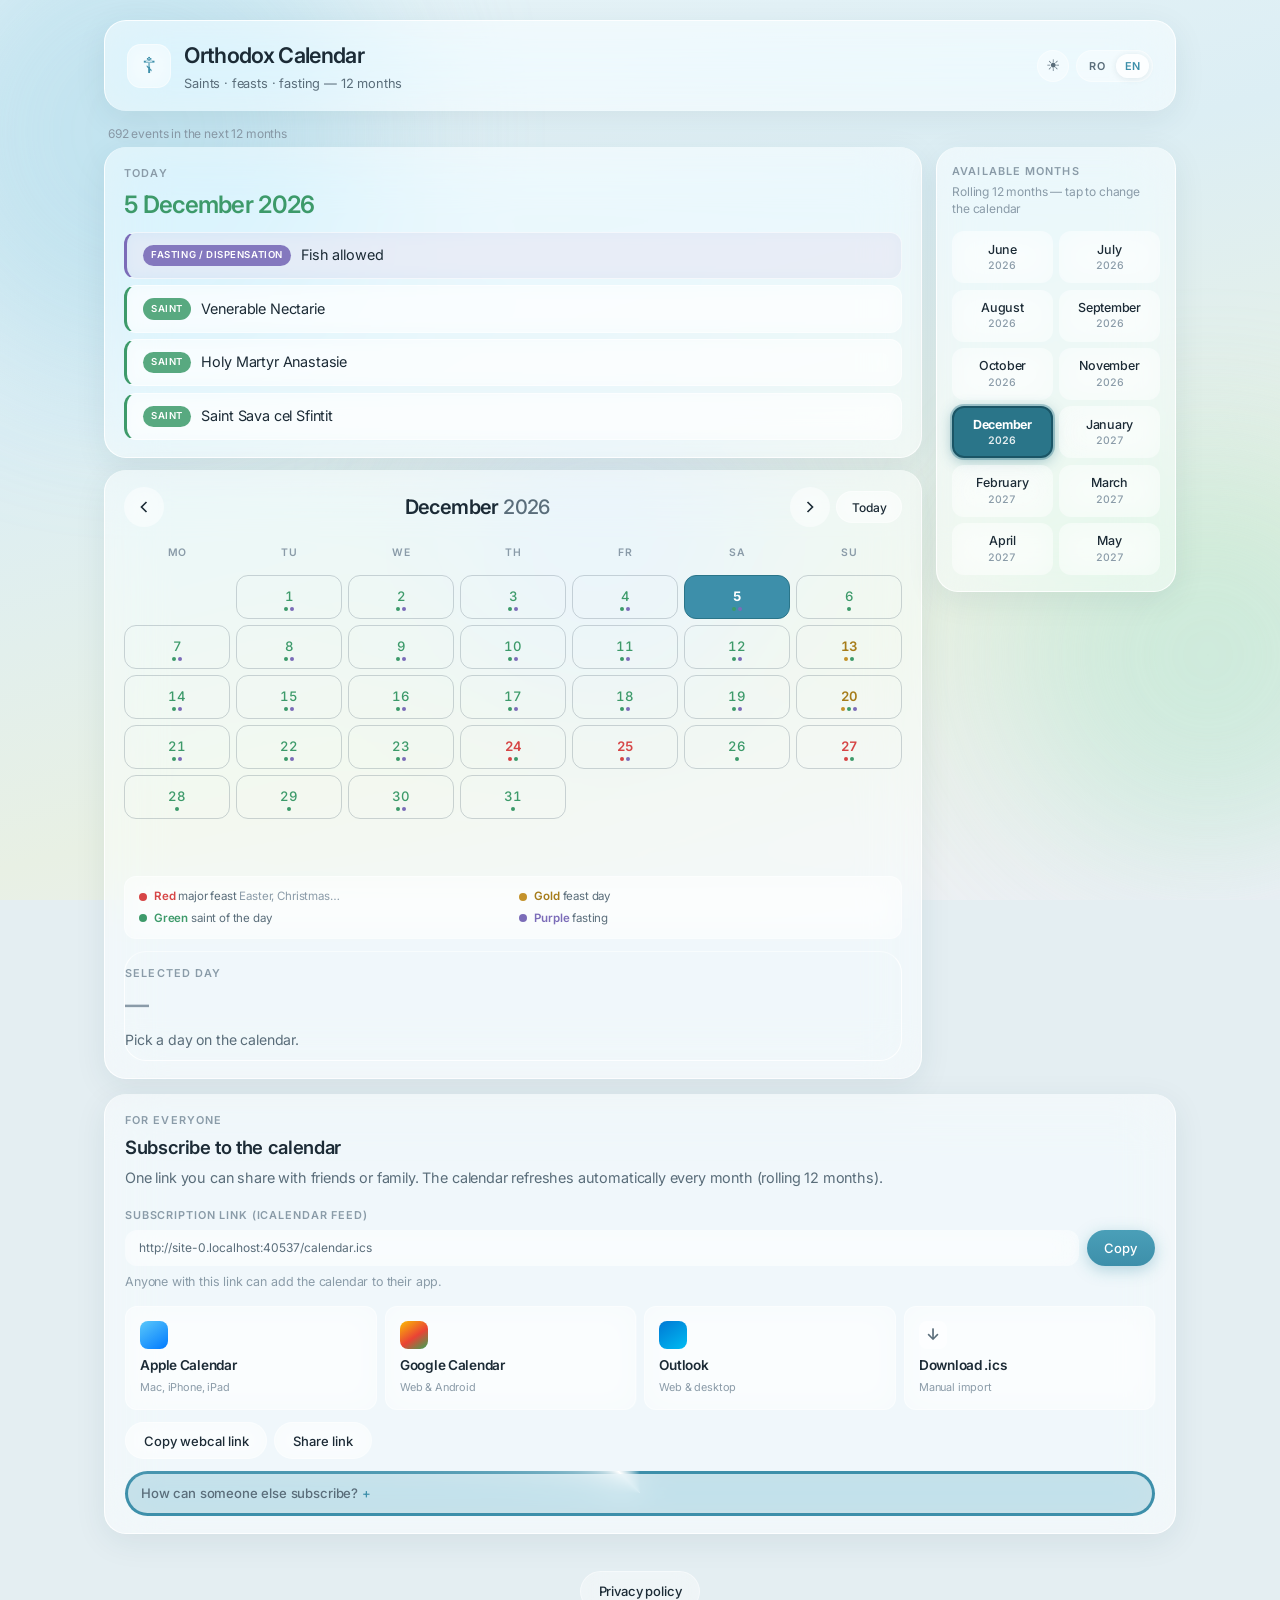
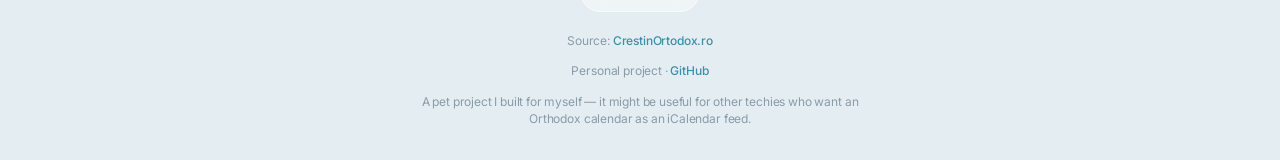
<file: index.html>
<!DOCTYPE html>
<!-- Analytics IDs — fill when deployed (see README → Traffic). Empty = no tracking. -->
<html
  lang="en"
  data-ga-measurement-id=""
  data-clarity-id=""
  data-plausible-domain=""
>
  <head>
    <script>
      (function () {
        var root = document.documentElement;
        try {
          if (localStorage.getItem("roc-theme") === "dark") {
            root.setAttribute("data-theme", "dark");
          }
        } catch (_) {}
        var lang = "en";
        try {
          var saved = localStorage.getItem("roc-calendar-lang");
          if (saved === "ro" || saved === "en") lang = saved;
          else {
            var list = navigator.languages && navigator.languages.length ? navigator.languages : [navigator.language || "en"];
            for (var i = 0; i < list.length; i++) {
              var t = String(list[i]).toLowerCase().replace("_", "-");
              if (t === "ro" || t.indexOf("ro-") === 0) {
                lang = "ro";
                break;
              }
            }
          }
        } catch (_) {}
        root.lang = lang;
      })();
    </script>
    <meta charset="utf-8" />
    <meta name="viewport" content="width=device-width, initial-scale=1, viewport-fit=cover" />
    <meta
      name="description"
      content="Calendar ortodox românesc — sărbători, sfinți și posturi. Abonează-te la feedul iCalendar."
    />
    <meta name="theme-color" content="#e8f4f8" />
    <meta name="robots" content="index, follow" />
    <link rel="canonical" href="/" />
    <title>Calendar Ortodox Românesc</title>
    <link rel="preconnect" href="https://fonts.googleapis.com" />
    <link rel="preconnect" href="https://fonts.gstatic.com" crossorigin />
    <link rel="preload" href="/css/style.css" as="style" />
    <link
      href="https://fonts.googleapis.com/css2?family=Inter:wght@400;500;600&display=swap"
      rel="stylesheet"
      media="print"
      onload="this.media='all'"
    />
    <noscript>
      <link
        href="https://fonts.googleapis.com/css2?family=Inter:wght@400;500;600&display=swap"
        rel="stylesheet"
      />
    </noscript>
    <link rel="stylesheet" href="/css/style.css" />
    <link rel="alternate" type="text/calendar" href="/calendar.ics" title="Calendar Ortodox Românesc" />
    <link rel="icon" href="data:image/svg+xml,%3Csvg xmlns='http://www.w3.org/2000/svg' viewBox='0 0 32 32'%3E%3Crect fill='%23a8d4e6' width='32' height='32' rx='8'/%3E%3Cpath stroke='%235a7a8a' stroke-width='1.5' d='M16 7v18M11 11h10M11 21h10'/%3E%3C/svg%3E" />
  </head>
  <body>
    <div class="ambient" aria-hidden="true">
      <div class="orb orb--1"></div>
      <div class="orb orb--2"></div>
      <div class="orb orb--3"></div>
    </div>

    <div class="shell">
      <header class="site-header glass section-block">
        <div class="brand">
          <span class="brand-icon" aria-hidden="true">☦</span>
          <div>
            <h1 data-i18n="brand.title">Calendar Ortodox</h1>
            <p class="brand-sub" data-i18n="brand.sub">Sfinți · sărbători · post — 12 luni</p>
          </div>
        </div>
        <div class="header-actions">
          <div class="header-controls">
            <button
              type="button"
              class="theme-toggle"
              id="theme-toggle"
              aria-pressed="false"
              aria-label="Temă întunecată"
            >
              <span class="theme-toggle__icon theme-toggle__icon--light" aria-hidden="true">☀</span>
              <span class="theme-toggle__icon theme-toggle__icon--dark" aria-hidden="true">☾</span>
            </button>
            <div class="lang-switch" role="group" data-i18n-aria="lang.label">
              <button type="button" class="lang-btn" data-lang="ro" aria-pressed="false">RO</button>
              <button type="button" class="lang-btn" data-lang="en" aria-pressed="false">EN</button>
            </div>
          </div>
        </div>
      </header>

      <hr class="section-divider" aria-hidden="true" />

      <main>
        <div id="loader" class="loader glass section-block">
          <div class="spinner" aria-hidden="true"></div>
          <p data-i18n="loader.text">Se încarcă calendarul…</p>
        </div>

        <div id="error-panel" class="error glass section-block" hidden>
          <h2 data-i18n="error.title">Nu s-a putut încărca</h2>
          <p id="error-message"></p>
          <button type="button" class="btn btn--fill" onclick="location.reload()" data-i18n="error.retry">Reîncearcă</button>
        </div>

        <div id="app" hidden>
          <p class="meta" id="meta-count"></p>

          <hr class="section-divider section-divider--compact" aria-hidden="true" />

          <div class="app-layout">
            <div class="col-main">
              <section class="today glass section-block" aria-labelledby="today-title">
                <p class="eyebrow" data-i18n="today.eyebrow">Astăzi</p>
                <h2 id="today-title" class="section-title">—</h2>
                <p id="today-empty" class="muted" hidden data-i18n="today.empty">Nicio înregistrare pentru ziua de azi.</p>
                <ul class="event-list" id="today-events"></ul>
              </section>

              <section class="calendar glass section-block" aria-labelledby="month-label">
                <div class="cal-toolbar">
                  <button type="button" class="btn-icon glass-inset" id="prev-month" data-i18n-aria="cal.prev" aria-label="Luna anterioară">
                    <svg width="20" height="20" viewBox="0 0 24 24" fill="none" stroke="currentColor" stroke-width="2"><path d="M15 6l-6 6 6 6"/></svg>
                  </button>
                  <h2 id="month-label" class="month-label">
                    <span class="month-label__name" id="month-label-name">—</span>
                    <span class="month-label__year" id="month-label-year"></span>
                  </h2>
                  <button type="button" class="btn-icon glass-inset" id="next-month" data-i18n-aria="cal.next" aria-label="Luna următoare">
                    <svg width="20" height="20" viewBox="0 0 24 24" fill="none" stroke="currentColor" stroke-width="2"><path d="M9 6l6 6-6 6"/></svg>
                  </button>
                  <button type="button" class="btn btn--glass btn--compact" id="go-today" data-i18n="cal.todayBtn">Azi</button>
                </div>
                <div class="calendar-grid-wrap">
                  <div class="calendar-grid" id="calendar-grid" role="grid" data-i18n-aria="cal.gridLabel" aria-label="Calendar lunar"></div>
                </div>
                <ul class="legend glass-inset" data-i18n-aria="legend.label" aria-label="Semnificația culorilor">
                  <li class="legend-item legend-item--major">
                    <span class="dot dot--major"></span>
                    <span data-i18n-html="legend.major"><strong>Roșu</strong> praznic mare <span class="legend-hint">Paști, Crăciun…</span></span>
                  </li>
                  <li class="legend-item legend-item--feast">
                    <span class="dot dot--feast"></span>
                    <span data-i18n-html="legend.feast"><strong>Auriu</strong> sărbătoare</span>
                  </li>
                  <li class="legend-item legend-item--saint">
                    <span class="dot dot--saint"></span>
                    <span data-i18n-html="legend.saint"><strong>Verde</strong> sfântul zilei</span>
                  </li>
                  <li class="legend-item legend-item--fasting">
                    <span class="dot dot--fasting"></span>
                    <span data-i18n-html="legend.fasting"><strong>Mov</strong> post</span>
                  </li>
                </ul>

                <div id="day-panel-anchor" class="day-panel-anchor" hidden aria-hidden="true"></div>
              </section>
            </div>

            <aside class="col-months glass section-block" data-i18n-aria="months.sidebar" aria-label="Alege luna">
              <p class="eyebrow" data-i18n="months.eyebrow">Luni disponibile</p>
              <p class="months-lede" data-i18n="months.lede">12 luni rulante — apasă pentru a schimba calendarul</p>
              <div class="month-matrix" id="month-matrix" role="group"></div>
            </aside>
          </div>
        </div>

        <hr class="section-divider" aria-hidden="true" />

        <section class="subscribe glass section-block" id="abonare" aria-labelledby="subscribe-heading">
          <p class="eyebrow" data-i18n="subscribe.eyebrow">Pentru oricine</p>
          <h2 id="subscribe-heading" data-i18n="subscribe.title">Abonează-te la calendar</h2>
          <p class="lede" data-i18n="subscribe.lede">
            Un singur link — îl poți trimite prietenilor sau familiei. Calendarul se actualizează automat
            în fiecare lună (12 luni rulante).
          </p>

          <label class="feed-label" for="feed-input" data-i18n="subscribe.feedLabel">Link de abonare (feed iCalendar)</label>
          <div class="feed-row">
            <input
              class="feed-input glass-inset"
              id="feed-input"
              type="url"
              readonly
              aria-describedby="feed-hint"
            />
            <button type="button" class="btn btn--fill" id="copy-feed" data-i18n="subscribe.copy">Copiază</button>
          </div>
          <p class="feed-hint" id="feed-hint" data-i18n="subscribe.feedHint">Oricine cu acest link poate adăuga calendarul în aplicația preferată.</p>

          <div class="subscribe-platforms">
            <a class="platform-card glass-inset" id="open-apple" href="#" rel="noopener">
              <span class="platform-card__icon" aria-hidden="true"></span>
              <span class="platform-card__name" data-i18n="subscribe.apple">Apple Calendar</span>
              <span class="platform-card__hint" data-i18n="subscribe.appleHint">Mac, iPhone, iPad</span>
            </a>
            <a class="platform-card glass-inset" id="open-google" href="#" target="_blank" rel="noopener">
              <span class="platform-card__icon platform-card__icon--google" aria-hidden="true"></span>
              <span class="platform-card__name" data-i18n="subscribe.google">Google Calendar</span>
              <span class="platform-card__hint" data-i18n="subscribe.googleHint">Web &amp; Android</span>
            </a>
            <a class="platform-card glass-inset" id="open-outlook" href="#" target="_blank" rel="noopener">
              <span class="platform-card__icon platform-card__icon--outlook" aria-hidden="true"></span>
              <span class="platform-card__name" data-i18n="subscribe.outlook">Outlook</span>
              <span class="platform-card__hint" data-i18n="subscribe.outlookHint">Web &amp; desktop</span>
            </a>
            <a class="platform-card glass-inset" id="download-ics" href="/calendar.ics" download="calendar-ortodox.ics">
              <span class="platform-card__icon platform-card__icon--download" aria-hidden="true">↓</span>
              <span class="platform-card__name" data-i18n="subscribe.download">Descarcă .ics</span>
              <span class="platform-card__hint" data-i18n="subscribe.downloadHint">Import manual</span>
            </a>
          </div>

          <div class="subscribe-extra">
            <button type="button" class="btn btn--glass" id="copy-webcal" data-i18n="subscribe.copyWebcal">Copiază link webcal</button>
            <button type="button" class="btn btn--glass" id="share-feed" hidden data-i18n="subscribe.share">Distribuie linkul</button>
          </div>

          <details class="subscribe-help fancy">
            <summary data-i18n="subscribe.helpSummary">Cum se abonează altcineva?</summary>
            <div class="subscribe-help__body">
              <article>
                <h3 data-i18n="subscribe.helpAppleTitle">Apple Calendar</h3>
                <p data-i18n="subscribe.helpApple">Apasă butonul de mai sus sau trimite linkul webcal. În Calendar: Fișier → Abonament calendar nou → lipește URL-ul.</p>
              </article>
              <article>
                <h3 data-i18n="subscribe.helpGoogleTitle">Google Calendar</h3>
                <p data-i18n="subscribe.helpGoogle">Apasă „Google Calendar” sau în Google: Alte calendare → + → Din URL → lipește linkul .ics.</p>
              </article>
              <article>
                <h3 data-i18n="subscribe.helpOutlookTitle">Outlook</h3>
                <p data-i18n="subscribe.helpOutlook">Apasă „Outlook” sau: Adaugă calendar → Abonare din web → lipește același link.</p>
              </article>
              <article>
                <h3 data-i18n="subscribe.helpShareTitle">Partajare</h3>
                <p data-i18n="subscribe.helpShare">Copiază linkul și trimite-l pe WhatsApp, e-mail sau rețele sociale. Nu e nevoie de cont sau parolă.</p>
              </article>
            </div>
          </details>
        </section>
      </main>

      <hr class="section-divider section-divider--footer" aria-hidden="true" />

      <div class="page-legal">
        <a href="/privacy.html" class="btn btn--glass" data-i18n="footer.privacyBtn">Politica de confidențialitate</a>
      </div>

      <footer class="site-footer">
        <p
          class="site-footer__source"
          data-i18n-html="footer.source"
        >
          Sursă:
          <a href="https://www.crestinortodox.ro/calendar-ortodox/" target="_blank" rel="noopener">CrestinOrtodox.ro</a>
        </p>
        <p>
          <span data-i18n="footer.tag">Proiect personal</span>
          ·
          <a href="https://github.com/tiberiuungurianu/romanian-orthodox-calendar" target="_blank" rel="noopener">GitHub</a>
        </p>
        <p class="site-footer__note" data-i18n="footer.note">
          Pet project făcut pentru mine — poate e util și altor techies care vor un calendar ortodox ca feed iCalendar.
        </p>
        <p>
          <button type="button" class="footer-link" id="cookie-settings-link" data-i18n="consent.settings">
            Setări cookie
          </button>
        </p>
      </footer>
    </div>

    <div
      id="cookie-banner"
      class="cookie-banner glass"
      role="dialog"
      aria-labelledby="cookie-banner-title"
      aria-describedby="cookie-banner-text"
      hidden
    >
      <div class="cookie-banner__inner">
        <h2 id="cookie-banner-title" class="cookie-banner__title" data-i18n="consent.title">Cookie-uri și statistici</h2>
        <p id="cookie-banner-text" class="cookie-banner__text" data-i18n="consent.text">
          Folosim cookie-uri și servicii de analiză pentru a înțelege cum este folosit site-ul. Calendarul funcționează fără accept.
        </p>
        <p class="cookie-banner__legal">
          <a href="/privacy.html" data-i18n="consent.privacy">Politica de confidențialitate</a>
        </p>
        <div class="cookie-banner__actions">
          <button type="button" class="btn btn--fill" id="cookie-accept" data-i18n="consent.accept">Accept toate</button>
          <button type="button" class="btn btn--glass" id="cookie-reject" data-i18n="consent.reject">Doar esențiale</button>
        </div>
      </div>
    </div>

    <div class="day-detail-slot day-detail-slot--idle glass" id="day-panel" aria-labelledby="day-title">
      <button
        type="button"
        class="day-sheet-close btn-icon glass-inset"
        id="day-sheet-close"
        hidden
        data-i18n-aria="day.close"
        aria-label="Închide detaliile zilei"
      >
        <svg width="18" height="18" viewBox="0 0 24 24" fill="none" stroke="currentColor" stroke-width="2" aria-hidden="true">
          <path d="M6 6l12 12M18 6L6 18"/>
        </svg>
      </button>
      <p class="eyebrow" data-i18n="day.eyebrow">Zi selectată</p>
      <h2 id="day-title" class="section-title">—</h2>
      <div class="day-detail-body">
        <div class="day-detail-body__inner" id="day-detail-inner">
          <p id="day-panel-empty" class="day-panel-empty muted" data-i18n="day.pick">Alege o zi din calendar.</p>
          <ul class="event-list day-panel-events" id="day-events" hidden></ul>
        </div>
      </div>
    </div>

    <button
      type="button"
      class="day-sheet-backdrop"
      id="day-sheet-backdrop"
      hidden
      tabindex="-1"
      aria-hidden="true"
    ></button>

    <button
      type="button"
      class="scroll-top"
      id="scroll-top"
      hidden
      data-i18n-aria="scrollTop.aria"
      aria-label="Înapoi sus — derulează la începutul paginii"
    >
      <span class="scroll-top__chevrons" aria-hidden="true">
        <span class="scroll-top__chevron"></span>
        <span class="scroll-top__chevron"></span>
      </span>
      <span class="scroll-top__label" data-i18n="scrollTop.label">Sus</span>
    </button>

    <div id="toast" class="toast glass" role="status" hidden></div>

    <script type="module" src="/js/app.js"></script>
  </body>
</html>
</file>
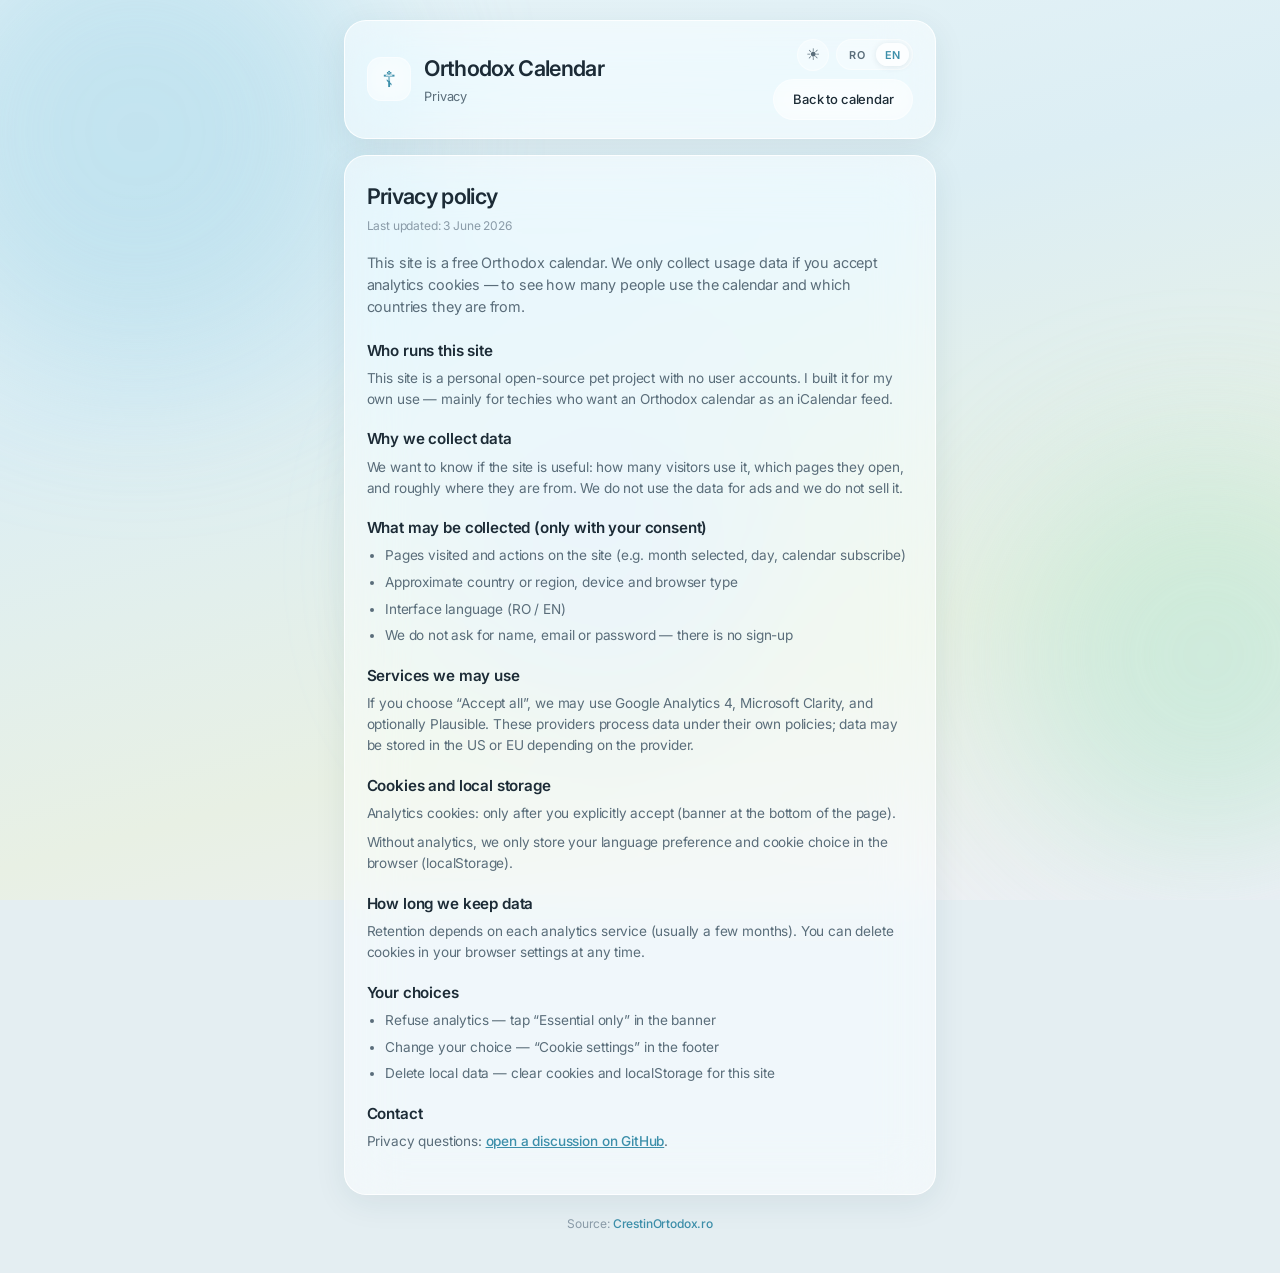
<file: privacy.html>
<!DOCTYPE html>
<html lang="en">
  <head>
    <script>
      (function () {
        var root = document.documentElement;
        try {
          if (localStorage.getItem("roc-theme") === "dark") {
            root.setAttribute("data-theme", "dark");
          }
        } catch (_) {}
        var lang = "en";
        try {
          var saved = localStorage.getItem("roc-calendar-lang");
          if (saved === "ro" || saved === "en") lang = saved;
          else {
            var list = navigator.languages && navigator.languages.length ? navigator.languages : [navigator.language || "en"];
            for (var i = 0; i < list.length; i++) {
              var t = String(list[i]).toLowerCase().replace("_", "-");
              if (t === "ro" || t.indexOf("ro-") === 0) {
                lang = "ro";
                break;
              }
            }
          }
        } catch (_) {}
        root.lang = lang;
      })();
    </script>
    <meta charset="utf-8" />
    <meta name="viewport" content="width=device-width, initial-scale=1, viewport-fit=cover" />
    <meta
      name="description"
      content="Politica de confidențialitate — Calendar Ortodox Românesc. Statistici anonime despre utilizare și țară."
    />
    <meta name="robots" content="index, follow" />
    <link rel="canonical" href="/privacy.html" />
    <title>Confidențialitate — Calendar Ortodox</title>
    <link rel="preconnect" href="https://fonts.googleapis.com" />
    <link rel="preconnect" href="https://fonts.gstatic.com" crossorigin />
    <link
      href="https://fonts.googleapis.com/css2?family=Inter:wght@400;500;600&display=swap"
      rel="stylesheet"
    />
    <link rel="stylesheet" href="/css/style.css" />
    <link
      rel="icon"
      href="data:image/svg+xml,%3Csvg xmlns='http://www.w3.org/2000/svg' viewBox='0 0 32 32'%3E%3Crect fill='%23a8d4e6' width='32' height='32' rx='8'/%3E%3Cpath stroke='%235a7a8a' stroke-width='1.5' d='M16 7v18M11 11h10M11 21h10'/%3E%3C/svg%3E"
    />
  </head>
  <body>
    <div class="ambient" aria-hidden="true">
      <div class="orb orb--1"></div>
      <div class="orb orb--2"></div>
      <div class="orb orb--3"></div>
    </div>

    <div class="shell shell--narrow">
      <header class="site-header glass">
        <div class="brand">
          <span class="brand-icon" aria-hidden="true">☦</span>
          <div>
            <h1 data-i18n="brand.title">Calendar Ortodox</h1>
            <p class="brand-sub" data-i18n="privacy.eyebrow">Confidențialitate</p>
          </div>
        </div>
        <div class="header-actions">
          <div class="header-controls">
            <button
              type="button"
              class="theme-toggle"
              id="theme-toggle"
              aria-pressed="false"
              aria-label="Temă întunecată"
            >
              <span class="theme-toggle__icon theme-toggle__icon--light" aria-hidden="true">☀</span>
              <span class="theme-toggle__icon theme-toggle__icon--dark" aria-hidden="true">☾</span>
            </button>
            <div class="lang-switch" role="group" data-i18n-aria="lang.label">
              <button type="button" class="lang-btn" data-lang="ro" aria-pressed="false">RO</button>
              <button type="button" class="lang-btn" data-lang="en" aria-pressed="false">EN</button>
            </div>
          </div>
          <a class="btn btn--glass btn--header" href="/" data-i18n="privacy.backHome">Înapoi la calendar</a>
        </div>
      </header>

      <main class="privacy-main">
        <article class="privacy glass">
          <h2 class="privacy__title" data-i18n="privacy.title">Politica de confidențialitate</h2>
          <p class="privacy__updated" data-i18n="privacy.updated">Actualizat: 3 iunie 2026</p>
          <p class="privacy__intro" data-i18n="privacy.intro">
            Acest site este un calendar ortodox gratuit. Colectăm date de utilizare doar dacă accepți cookie-urile de analiză — ca să vedem câți oameni folosesc calendarul și din ce țări vin.
          </p>

          <section class="privacy__section">
            <h3 data-i18n="privacy.who.title">Cine operează site-ul</h3>
            <p data-i18n="privacy.who.text">
              Acest site este un proiect personal open-source (pet project), fără conturi de utilizator.
            </p>
          </section>

          <section class="privacy__section">
            <h3 data-i18n="privacy.why.title">De ce colectăm date</h3>
            <p data-i18n="privacy.why.text">
              Vrem să știm dacă site-ul este util: câți vizitatori îl folosesc, ce pagini deschid și din ce țări provin (aproximativ). Nu folosim datele pentru reclame și nu le vindem.
            </p>
          </section>

          <section class="privacy__section">
            <h3 data-i18n="privacy.what.title">Ce date pot fi colectate (doar cu acceptul tău)</h3>
            <ul class="privacy__list">
              <li data-i18n="privacy.what.1">Pagini vizitate și acțiuni pe site (ex. lună selectată, zi, abonare la calendar)</li>
              <li data-i18n="privacy.what.2">Țară sau regiune aproximativă, tip de dispozitiv și browser</li>
              <li data-i18n="privacy.what.3">Limba interfeței (RO / EN)</li>
              <li data-i18n="privacy.what.4">Nu cerem nume, email sau parolă — site-ul nu are înregistrare</li>
            </ul>
          </section>

          <section class="privacy__section">
            <h3 data-i18n="privacy.providers.title">Servicii folosite</h3>
            <p data-i18n="privacy.providers.text">
              Dacă accepți „Accept toate”, putem folosi Google Analytics 4, Microsoft Clarity și, opțional, Plausible. Aceste servicii procesează date conform politicilor lor; datele ajung în SUA sau UE în funcție de furnizor.
            </p>
          </section>

          <section class="privacy__section">
            <h3 data-i18n="privacy.cookies.title">Cookie-uri și stocare locală</h3>
            <p data-i18n="privacy.cookies.analytics">
              Cookie-uri de analiză: doar după accept explicit (bannerul de la baza paginii).
            </p>
            <p data-i18n="privacy.cookies.essential">
              Fără analiză, păstrăm în browser doar preferința de limbă și alegerea ta privind cookie-urile (localStorage).
            </p>
          </section>

          <section class="privacy__section">
            <h3 data-i18n="privacy.retention.title">Cât timp păstrăm datele</h3>
            <p data-i18n="privacy.retention.text">
              Durata depinde de fiecare serviciu de analiză (de obicei câteva luni). Poți șterge cookie-urile din setările browserului oricând.
            </p>
          </section>

          <section class="privacy__section">
            <h3 data-i18n="privacy.rights.title">Ce poți face</h3>
            <ul class="privacy__list">
              <li data-i18n="privacy.rights.1">Refuză analiza — apasă „Doar esențiale” în banner</li>
              <li data-i18n="privacy.rights.2">Schimbă alegerea — „Setări cookie” în subsol</li>
              <li data-i18n="privacy.rights.3">Șterge date locale — șterge cookie-urile și localStorage pentru acest site</li>
            </ul>
          </section>

          <section class="privacy__section">
            <h3 data-i18n="privacy.contact.title">Contact</h3>
            <p>
              <span data-i18n="privacy.contact.before">Întrebări despre confidențialitate:</span>
              <a
                href="https://github.com/tiberiuungurianu/romanian-orthodox-calendar/issues"
                target="_blank"
                rel="noopener"
                data-i18n="privacy.contact.link"
                >deschide o discuție pe GitHub</a
              ><span data-i18n="privacy.contact.after">.</span>
            </p>
          </section>
        </article>
      </main>

      <footer class="site-footer">
        <p
          class="site-footer__source"
          data-i18n-html="footer.source"
        >
          Sursă:
          <a href="https://www.crestinortodox.ro/calendar-ortodox/" target="_blank" rel="noopener">CrestinOrtodox.ro</a>
        </p>
        <p>
          <a href="/" data-i18n="privacy.backHome">Înapoi la calendar</a>
          ·
          <button type="button" class="footer-link" id="cookie-settings-link" data-i18n="consent.settings">
            Setări cookie
          </button>
        </p>
      </footer>
    </div>

    <div
      id="cookie-banner"
      class="cookie-banner glass"
      role="dialog"
      aria-labelledby="cookie-banner-title"
      aria-describedby="cookie-banner-text"
      hidden
    >
      <div class="cookie-banner__inner">
        <h2 id="cookie-banner-title" class="cookie-banner__title" data-i18n="consent.title">Cookie-uri și statistici</h2>
        <p id="cookie-banner-text" class="cookie-banner__text" data-i18n="consent.text">
          Folosim cookie-uri și servicii de analiză pentru a înțelege cum este folosit site-ul.
        </p>
        <p class="cookie-banner__legal">
          <a href="/privacy.html" data-i18n="consent.privacy">Politica de confidențialitate</a>
        </p>
        <div class="cookie-banner__actions">
          <button type="button" class="btn btn--fill" id="cookie-accept" data-i18n="consent.accept">Accept toate</button>
          <button type="button" class="btn btn--glass" id="cookie-reject" data-i18n="consent.reject">Doar esențiale</button>
        </div>
      </div>
    </div>

    <button
      type="button"
      class="scroll-top"
      id="scroll-top"
      hidden
      data-i18n-aria="scrollTop.aria"
      aria-label="Înapoi sus — derulează la începutul paginii"
    >
      <span class="scroll-top__chevrons" aria-hidden="true">
        <span class="scroll-top__chevron"></span>
        <span class="scroll-top__chevron"></span>
      </span>
      <span class="scroll-top__label" data-i18n="scrollTop.label">Sus</span>
    </button>

    <script type="module" src="/js/privacy-page.js"></script>
  </body>
</html>
</file>
<file: css/style.css>
/* Liquid glass — calm, fresh, minimalist */

:root {
  --ink: #1c2b36;
  --ink-soft: #5a6d7a;
  --ink-faint: #8a9ba8;

  --glass-bg: rgba(255, 255, 255, 0.52);
  --glass-bg-strong: rgba(255, 255, 255, 0.72);
  --glass-border: rgba(255, 255, 255, 0.85);
  --glass-border-subtle: rgba(255, 255, 255, 0.45);
  --glass-inset: rgba(255, 255, 255, 0.35);
  --glass-shadow: 0 8px 32px rgba(28, 60, 80, 0.08);
  --glass-shadow-hover: 0 12px 40px rgba(28, 60, 80, 0.12);

  --page-bg: #e4eef2;
  --ambient-bg: linear-gradient(165deg, #e8f4f8 0%, #dceef4 35%, #e8f0e4 70%, #eef0f8 100%);
  --orb-1: #a8d8ea;
  --orb-2: #b8e6d0;
  --orb-3: #d4e4f8;
  --orb-opacity: 0.55;

  --surface-hover: rgba(255, 255, 255, 0.55);
  --switch-active-bg: rgba(255, 255, 255, 0.75);
  --switch-active-shadow: 0 1px 6px rgba(28, 60, 80, 0.1);
  --btn-glass-bg: rgba(255, 255, 255, 0.4);
  --btn-glass-hover: rgba(255, 255, 255, 0.65);
  --btn-icon-hover: rgba(255, 255, 255, 0.55);
  --platform-bg: rgba(255, 255, 255, 0.55);
  --platform-shadow: 0 4px 16px rgba(28, 60, 80, 0.08);
  --subscribe-help-bg: rgba(255, 255, 255, 0.6);
  --event-surface-bg: rgba(255, 255, 255, 0.45);
  --event-surface-border: rgba(255, 255, 255, 0.6);
  --divider: rgba(255, 255, 255, 0.55);
  --scrollbar-thumb: rgba(90, 109, 122, 0.25);
  --focus-outline: rgba(61, 143, 170, 0.55);
  --today-halo: rgba(255, 255, 255, 0.9);
  --feast-num: #a67c1a;
  --major-title: #9f3030;
  --empty-border: rgba(90, 109, 122, 0.2);
  --month-active-bg: #2a7589;
  --month-active-border: #1a5566;
  --month-active-text: #ffffff;
  --month-active-year: rgba(255, 255, 255, 0.88);
  --month-active-ring: rgba(42, 117, 137, 0.35);
  --month-active-shadow: 0 3px 14px rgba(42, 117, 137, 0.42);
  --month-current-border: rgba(61, 143, 170, 0.25);
  --grid-selected-border: rgba(61, 143, 170, 0.45);
  --grid-selected-inset: rgba(61, 143, 170, 0.25);
  --grid-selected-major-border: rgba(214, 69, 69, 0.4);
  --grid-selected-major-ring: rgba(214, 69, 69, 0.15);
  --cookie-banner-shadow: 0 16px 48px rgba(28, 60, 80, 0.18);
  --hover-accent-border: rgba(61, 143, 170, 0.4);
  --hover-ring: 0 0 0 3px var(--accent-soft);
  --hover-lift-shadow: 0 8px 24px rgba(28, 60, 80, 0.12);
  --hover-cell-shadow: 0 4px 14px rgba(28, 60, 80, 0.1);
  --hover-fill-shadow: 0 8px 28px var(--accent-fill-shadow-hover), var(--hover-ring);
  --hover-ease: cubic-bezier(0.22, 1, 0.36, 1);
  --rule: rgba(90, 109, 122, 0.22);
  --divider-edge: rgba(61, 143, 170, 0.22);
  --divider-center: rgba(61, 143, 170, 0.5);

  --accent: #3d8faa;
  --accent-soft: rgba(61, 143, 170, 0.15);
  --accent-fill-top: #4a9fb8;
  --accent-fill-bottom: #3d8faa;
  --accent-fill-shadow: rgba(61, 143, 170, 0.35);
  --accent-fill-shadow-hover: rgba(61, 143, 170, 0.45);
  --today-ring: #3d8faa;
  --today-cell-bg: #3d8faa;
  --today-cell-text: #ffffff;
  --today-cell-border: #2a7589;
  --today-shadow: rgba(61, 143, 170, 0.4);
  --today-shadow-tone: rgba(61, 143, 170, 0.35);
  --spinner-track: rgba(61, 143, 170, 0.15);
  --fancy-ring: #3d8faa;
  --fancy-inner: var(--glass-bg-strong);

  --major: #d64545;
  --major-bg: rgba(214, 69, 69, 0.12);
  --major-border: rgba(214, 69, 69, 0.25);
  --feast: #c4922a;
  --feast-bg: rgba(196, 146, 42, 0.12);
  --feast-border: rgba(196, 146, 42, 0.28);
  --saint: #3d9a6a;
  --saint-bg: rgba(61, 154, 106, 0.1);
  --saint-border: rgba(61, 154, 106, 0.22);
  --fasting: #7b6cb8;
  --fasting-bg: rgba(123, 108, 184, 0.1);
  --fasting-border: rgba(123, 108, 184, 0.25);

  --radius-sm: 12px;
  --radius: 22px;
  --radius-lg: 28px;
  --blur: blur(28px) saturate(160%);
  --font: "Inter", -apple-system, BlinkMacSystemFont, "SF Pro Text", "Segoe UI", sans-serif;
  --cal-gap: 6px;
  --cal-cell-h: 2.75rem;
  --cal-weekday-h: 1.75rem;
  --cal-cell-border: 1px;
  --cal-cell-border-color: rgba(90, 109, 122, 0.28);
  --cal-dot-size: 4px;
  --cal-dot-edge: 6px;

  color-scheme: light;
}

[data-theme="dark"] {
  --cal-cell-border-color: rgba(255, 255, 255, 0.14);
  --ink: #e4edf3;
  --ink-soft: #9eb0bc;
  --ink-faint: #6d8494;

  --glass-bg: rgba(22, 34, 42, 0.78);
  --glass-bg-strong: rgba(30, 44, 54, 0.92);
  --glass-border: rgba(255, 255, 255, 0.1);
  --glass-border-subtle: rgba(255, 255, 255, 0.06);
  --glass-inset: rgba(0, 0, 0, 0.28);
  --glass-shadow: 0 8px 32px rgba(0, 0, 0, 0.4);
  --glass-shadow-hover: 0 12px 40px rgba(0, 0, 0, 0.5);

  --page-bg: #0e1418;
  --ambient-bg: linear-gradient(165deg, #0f1820 0%, #121c26 35%, #101820 70%, #0c1218 100%);
  --orb-1: #1a4a5c;
  --orb-2: #1a3d4a;
  --orb-3: #243850;
  --orb-opacity: 0.4;

  --surface-hover: rgba(255, 255, 255, 0.08);
  --switch-active-bg: rgba(255, 255, 255, 0.12);
  --switch-active-shadow: 0 1px 8px rgba(0, 0, 0, 0.35);
  --btn-glass-bg: rgba(255, 255, 255, 0.06);
  --btn-glass-hover: rgba(255, 255, 255, 0.12);
  --btn-icon-hover: rgba(255, 255, 255, 0.1);
  --platform-bg: rgba(255, 255, 255, 0.06);
  --platform-shadow: 0 4px 16px rgba(0, 0, 0, 0.35);
  --subscribe-help-bg: rgba(255, 255, 255, 0.05);
  --event-surface-bg: rgba(255, 255, 255, 0.05);
  --event-surface-border: rgba(255, 255, 255, 0.08);
  --divider: rgba(255, 255, 255, 0.1);
  --scrollbar-thumb: rgba(255, 255, 255, 0.15);
  --focus-outline: rgba(94, 184, 212, 0.65);
  --today-halo: rgba(14, 20, 24, 0.95);
  --feast-num: #e8c060;
  --major-title: #f5a0a0;
  --empty-border: rgba(255, 255, 255, 0.12);
  --month-active-bg: #6ec8e4;
  --month-active-border: #9ee0f2;
  --month-active-text: #061018;
  --month-active-year: rgba(6, 16, 24, 0.72);
  --month-active-ring: rgba(110, 200, 228, 0.55);
  --month-active-shadow: 0 3px 18px rgba(94, 184, 212, 0.55);
  --month-current-border: rgba(94, 184, 212, 0.3);
  --grid-selected-border: rgba(94, 184, 212, 0.5);
  --grid-selected-inset: rgba(94, 184, 212, 0.3);
  --grid-selected-major-border: rgba(240, 112, 112, 0.45);
  --grid-selected-major-ring: rgba(240, 112, 112, 0.2);
  --cookie-banner-shadow: 0 16px 48px rgba(0, 0, 0, 0.55);
  --hover-accent-border: rgba(94, 184, 212, 0.45);
  --hover-lift-shadow: 0 10px 28px rgba(0, 0, 0, 0.45);
  --hover-cell-shadow: 0 6px 18px rgba(0, 0, 0, 0.35);
  --hover-fill-shadow: 0 10px 32px var(--accent-fill-shadow-hover), var(--hover-ring);
  --rule: rgba(255, 255, 255, 0.12);
  --divider-edge: rgba(94, 184, 212, 0.28);
  --divider-center: rgba(94, 184, 212, 0.55);

  --accent: #5eb8d4;
  --accent-soft: rgba(94, 184, 212, 0.2);
  --accent-fill-top: #6ec4de;
  --accent-fill-bottom: #4a9fb8;
  --accent-fill-shadow: rgba(94, 184, 212, 0.35);
  --accent-fill-shadow-hover: rgba(94, 184, 212, 0.5);
  --today-ring: #5eb8d4;
  --today-cell-bg: #5eb8d4;
  --today-cell-text: #061018;
  --today-cell-border: #8ed4f0;
  --today-shadow: rgba(94, 184, 212, 0.45);
  --today-shadow-tone: rgba(94, 184, 212, 0.4);
  --spinner-track: rgba(94, 184, 212, 0.2);
  --fancy-ring: #2a6f82;
  --fancy-inner: var(--glass-bg-strong);

  --major: #f07070;
  --major-bg: rgba(240, 112, 112, 0.15);
  --major-border: rgba(240, 112, 112, 0.35);
  --feast: #e8c060;
  --feast-bg: rgba(232, 192, 96, 0.14);
  --feast-border: rgba(232, 192, 96, 0.32);
  --saint: #5ecf8a;
  --saint-bg: rgba(94, 207, 138, 0.12);
  --saint-border: rgba(94, 207, 138, 0.28);
  --fasting: #a898e8;
  --fasting-bg: rgba(168, 152, 232, 0.12);
  --fasting-border: rgba(168, 152, 232, 0.3);

  color-scheme: dark;
}

*,
*::before,
*::after {
  box-sizing: border-box;
}

html {
  font-size: 16px;
  -webkit-font-smoothing: antialiased;
  -moz-osx-font-smoothing: grayscale;
  -webkit-text-size-adjust: 100%;
  text-size-adjust: 100%;
  scroll-behavior: smooth;
}

@media (prefers-reduced-motion: reduce) {
  html {
    scroll-behavior: auto;
  }
}

body {
  margin: 0;
  min-height: 100vh;
  overflow-x: clip;
  font-family: var(--font);
  font-weight: 400;
  color: var(--ink);
  background: var(--page-bg);
  line-height: 1.55;
  letter-spacing: -0.01em;
  transition: background 0.25s ease, color 0.2s ease;
}

/* Ambient mesh background */
.ambient {
  position: fixed;
  inset: 0;
  z-index: -1;
  overflow: hidden;
  background: var(--ambient-bg);
  transition: background 0.35s ease;
}

.orb {
  position: absolute;
  border-radius: 50%;
  filter: blur(80px);
  opacity: var(--orb-opacity);
  animation: drift 22s ease-in-out infinite;
  will-change: transform;
  contain: strict;
  transition: background 0.35s ease, opacity 0.35s ease;
}

.orb--1 {
  width: min(70vw, 480px);
  height: min(70vw, 480px);
  background: var(--orb-1);
  top: -12%;
  left: -8%;
}

.orb--2 {
  width: min(60vw, 400px);
  height: min(60vw, 400px);
  background: var(--orb-2);
  bottom: 5%;
  right: -10%;
  animation-delay: -8s;
}

.orb--3 {
  width: min(50vw, 320px);
  height: min(50vw, 320px);
  background: var(--orb-3);
  top: 45%;
  left: 35%;
  animation-delay: -14s;
}

@keyframes drift {
  0%,
  100% {
    transform: translate(0, 0) scale(1);
  }
  50% {
    transform: translate(2%, 3%) scale(1.04);
  }
}

.shell {
  max-width: 1120px;
  margin: 0 auto;
  padding: 1.25rem 1.5rem 2rem;
}

/* Glass surfaces */
.glass {
  background: var(--glass-bg);
  backdrop-filter: var(--blur);
  -webkit-backdrop-filter: var(--blur);
  border: 1px solid var(--glass-border);
  border-radius: var(--radius);
  box-shadow: var(--glass-shadow);
  transition: background 0.25s ease, border-color 0.25s ease, box-shadow 0.25s ease;
}

.glass-inset {
  background: var(--glass-inset);
  backdrop-filter: blur(16px) saturate(140%);
  -webkit-backdrop-filter: blur(16px) saturate(140%);
  border: 1px solid var(--glass-border-subtle);
  border-radius: var(--radius-sm);
  transition: background 0.25s var(--hover-ease), border-color 0.25s var(--hover-ease),
    box-shadow 0.25s var(--hover-ease), transform 0.25s var(--hover-ease);
}

/* Header */
.site-header {
  display: flex;
  align-items: center;
  justify-content: space-between;
  gap: 1rem;
  padding: 1.1rem 1.35rem;
  margin-bottom: 0.85rem;
}

.brand {
  display: flex;
  align-items: center;
  gap: 0.85rem;
}

.brand-icon {
  display: flex;
  align-items: center;
  justify-content: center;
  width: 2.75rem;
  height: 2.75rem;
  font-size: 1.35rem;
  color: var(--accent);
  background: var(--glass-inset);
  border: 1px solid var(--glass-border-subtle);
  border-radius: 14px;
  backdrop-filter: blur(12px);
}

.brand h1 {
  margin: 0;
  font-size: 1.35rem;
  font-weight: 600;
  letter-spacing: -0.03em;
}

.brand-sub {
  margin: 0.1rem 0 0;
  font-size: 0.8rem;
  color: var(--ink-soft);
  font-weight: 400;
}

.header-actions {
  display: flex;
  flex-direction: column;
  align-items: flex-end;
  gap: 0.5rem;
}

.btn--header {
  padding: 0.45rem 1rem;
  font-size: 0.75rem;
  white-space: nowrap;
  min-width: 8.75rem;
  text-align: center;
  box-sizing: border-box;
}

.lang-switch {
  display: inline-flex;
  padding: 3px;
  border-radius: 100px;
  background: var(--glass-inset);
  border: 1px solid var(--glass-border-subtle);
  gap: 2px;
}

.lang-btn {
  font-family: var(--font);
  font-size: 0.68rem;
  font-weight: 600;
  letter-spacing: 0.04em;
  padding: 0.3rem 0.55rem;
  border: none;
  border-radius: 100px;
  background: transparent;
  color: var(--ink-soft);
  cursor: pointer;
  transition: background 0.25s var(--hover-ease), color 0.25s var(--hover-ease), box-shadow 0.25s var(--hover-ease),
    transform 0.25s var(--hover-ease);
}

.lang-btn--active {
  background: var(--switch-active-bg);
  color: var(--accent);
  box-shadow: var(--switch-active-shadow);
}

.theme-toggle {
  display: inline-flex;
  align-items: center;
  justify-content: center;
  width: 2rem;
  height: 2rem;
  padding: 0;
  border: 1px solid var(--glass-border-subtle);
  border-radius: 50%;
  background: var(--glass-inset);
  color: var(--ink-soft);
  cursor: pointer;
  font-size: 1rem;
  line-height: 1;
  transition: background 0.25s var(--hover-ease), color 0.25s var(--hover-ease), border-color 0.25s var(--hover-ease),
    box-shadow 0.25s var(--hover-ease), transform 0.25s var(--hover-ease);
}

.theme-toggle:active {
  transform: scale(0.94);
}

.theme-toggle__icon--dark {
  display: none;
}

[data-theme="dark"] .theme-toggle__icon--light {
  display: none;
}

[data-theme="dark"] .theme-toggle__icon--dark {
  display: inline;
}

.header-controls {
  display: inline-flex;
  align-items: center;
  gap: 0.45rem;
}

/* Section dividers — phones only (see @media max-width: 899px) */
.section-divider {
  display: none;
  margin: 0;
  padding: 0;
  border: none;
}

main {
  display: flex;
  flex-direction: column;
  gap: 0.7rem;
}

/* Two columns on desktop: calendar left, month matrix right */
.app-layout {
  display: flex;
  flex-direction: column;
  gap: 0.7rem;
}

.col-main {
  display: flex;
  flex-direction: column;
  gap: 0.7rem;
  min-width: 0;
  overflow-anchor: none;
}

/* Phone / tablet — flat layout with elegant section dividers */
@media (max-width: 899px) {
  :root {
    --mobile-stack-gap: 0.65rem;
    --mobile-section-y: 0.55rem;
  }

  main {
    display: flex;
    flex-direction: column;
    gap: var(--mobile-stack-gap);
  }

  /* DOM order: calendar → subscribe; hide subscribe while loading */
  main:has(#loader:not([hidden])) > .subscribe.section-block,
  main:has(#loader:not([hidden])) > .section-divider:not(.section-divider--footer) {
    display: none;
  }

  #app {
    display: flex;
    flex-direction: column;
    gap: var(--mobile-stack-gap);
  }

  #app > .app-layout {
    order: 1;
  }

  #app > .section-divider--compact {
    display: none;
  }

  #app > .meta {
    order: 2;
    margin: 0;
    padding: 0 0 0 0.25rem;
  }

  .section-divider {
    position: relative;
    display: block;
    width: 100%;
    height: 0.85rem;
    margin: 0;
    background: transparent;
    overflow: visible;
    flex-shrink: 0;
  }

  .section-divider::before {
    content: "";
    position: absolute;
    left: 6%;
    right: 6%;
    top: 50%;
    height: 1px;
    transform: translateY(-50%);
    background: linear-gradient(
      90deg,
      transparent 0%,
      var(--divider-edge) 22%,
      var(--divider-center) 50%,
      var(--divider-edge) 78%,
      transparent 100%
    );
  }

  .section-divider::after {
    content: "";
    position: absolute;
    left: 50%;
    top: 50%;
    width: 5px;
    height: 5px;
    transform: translate(-50%, -50%) rotate(45deg);
    border: 1px solid var(--divider-center);
    background: var(--page-bg);
    box-shadow: 0 0 0 3px var(--accent-soft);
  }

  .section-divider--compact {
    height: 0.85rem;
    margin: 0;
  }

  .shell {
    padding-left: max(1rem, env(safe-area-inset-left, 0px));
    padding-right: max(1rem, env(safe-area-inset-right, 0px));
    padding-bottom: max(2rem, calc(1.25rem + env(safe-area-inset-bottom, 0px)));
  }

  .site-header {
    flex-direction: column;
    align-items: stretch;
  }

  .header-actions {
    align-items: stretch;
    width: 100%;
    gap: 0.55rem;
  }

  .header-controls {
    display: flex;
    align-items: center;
    justify-content: space-between;
    width: 100%;
    align-self: stretch;
  }

  .glass.section-block,
  .section-block.glass,
  .section-block {
    background: transparent !important;
    border: none !important;
    border-radius: 0 !important;
    box-shadow: none !important;
    backdrop-filter: none !important;
    -webkit-backdrop-filter: none !important;
  }

  .glass-inset {
    background: transparent !important;
    border: none !important;
    border-radius: 0 !important;
    box-shadow: none !important;
    backdrop-filter: none !important;
    -webkit-backdrop-filter: none !important;
  }

  .site-header.section-block {
    border-bottom: none;
    margin-bottom: 0;
    padding: 0.85rem 0 0.2rem;
  }

  .shell > .section-divider {
    margin: var(--mobile-stack-gap) 0;
  }

  .shell > .section-divider--footer {
    margin: var(--mobile-stack-gap) 0 calc(var(--mobile-stack-gap) * 0.85);
  }

  .page-legal {
    margin-top: var(--mobile-stack-gap);
  }

  .site-footer {
    margin-top: var(--mobile-stack-gap);
  }

  main > .section-block,
  #app .section-block {
    border-top: none;
  }

  #app {
    border-top: none;
    padding-top: 0;
  }

  #app .today.section-block {
    padding: 0 !important;
  }

  #app .col-months.section-block,
  #app .calendar.section-block {
    position: relative;
    padding-top: calc(var(--mobile-section-y) + 0.55rem) !important;
    padding-bottom: var(--mobile-section-y) !important;
  }

  #app .col-months.section-block::before,
  #app .calendar.section-block::before {
    content: "";
    position: absolute;
    top: 0.28rem;
    left: 6%;
    right: 6%;
    height: 1px;
    background: linear-gradient(
      90deg,
      transparent 0%,
      var(--divider-edge) 22%,
      var(--divider-center) 50%,
      var(--divider-edge) 78%,
      transparent 100%
    );
  }

  #app .col-months.section-block::after,
  #app .calendar.section-block::after {
    content: "";
    position: absolute;
    top: calc(0.28rem - 2px);
    left: 50%;
    width: 5px;
    height: 5px;
    transform: translateX(-50%) rotate(45deg);
    border: 1px solid var(--divider-center);
    background: var(--page-bg);
    box-shadow: 0 0 0 3px var(--accent-soft);
  }

  .subscribe.section-block {
    padding: var(--mobile-section-y) 0 !important;
  }

  .loader.section-block,
  .error.section-block {
    padding: var(--mobile-section-y) 0 !important;
  }

  .brand-icon {
    background: transparent;
    border: none;
    border-radius: 0;
    backdrop-filter: none;
  }

  .lang-switch {
    background: transparent;
    border: 1px solid var(--rule);
  }

  .feed-input.glass-inset {
    padding: 0.65rem 0;
    border: none;
    border-bottom: 1px solid var(--rule);
    border-radius: 0;
  }

  .feed-input.glass-inset:focus {
    border-bottom-color: var(--accent);
    box-shadow: none;
  }

  .subscribe-platforms {
    padding-top: var(--mobile-stack-gap);
    border-top: 1px solid var(--rule);
    gap: var(--mobile-stack-gap) 0.85rem;
  }

  .platform-card.glass-inset {
    padding: 0.25rem 0;
  }

  .subscribe-help.fancy {
    margin-top: 0.35rem;
  }

  .subscribe-help.fancy summary {
    padding: 0.75rem 1rem;
  }

  .subscribe-help.fancy .subscribe-help__body {
    border-top-color: var(--rule);
  }

  .legend.glass-inset {
    padding: var(--mobile-stack-gap) 0 0;
    margin-top: var(--mobile-stack-gap);
    border-top: 1px solid var(--rule);
  }

  .event-item {
    padding: 0.65rem 0;
    border-radius: 0;
    background: transparent;
    border: none;
    border-bottom: 1px solid var(--rule);
    backdrop-filter: none;
  }

  .event-list .event-item:last-child {
    border-bottom: none;
  }

  .day-detail-slot:not(.day-detail-slot--idle) {
    border-top-color: var(--glass-border);
  }

  .btn-icon.glass-inset {
    background: transparent;
  }

  .month-cell.glass-inset {
    background: transparent !important;
    border: none !important;
    border-bottom: 2px solid transparent !important;
    border-radius: 0 !important;
    box-shadow: none !important;
  }

  .month-cell--active.glass-inset {
    background: var(--month-active-bg) !important;
    border: none !important;
    border-bottom: 3px solid var(--month-active-border) !important;
    border-radius: 10px !important;
    box-shadow: var(--month-active-shadow) !important;
  }

  .month-cell--active.glass-inset .month-cell__name,
  .month-cell--active.glass-inset .month-cell__year {
    color: var(--month-active-text);
    font-weight: 700;
  }

  .month-cell--active.glass-inset .month-cell__year {
    color: var(--month-active-year);
  }

  .month-cell--current-month:not(.month-cell--active).glass-inset {
    border-bottom-color: var(--month-current-border);
  }
  html {
    font-size: 18px;
  }

  :root {
    --cal-gap: 5px;
    --cal-cell-h: clamp(2.75rem, 11.5vw, 3.25rem);
    --cal-weekday-h: 1.85rem;
  }

  .app-layout {
    display: grid;
    grid-template-areas:
      "today"
      "months"
      "calendar";
    gap: var(--mobile-stack-gap);
  }

  .col-main {
    display: contents;
  }

  .today {
    grid-area: today;
  }

  .calendar {
    grid-area: calendar;
  }

  .col-months {
    grid-area: months;
    padding: 0.35rem 0 0.15rem;
  }

  .months-lede {
    margin-bottom: 0.45rem;
    font-size: 0.84rem;
  }

  .eyebrow {
    font-size: 0.78rem;
  }

  .meta {
    font-size: 0.84rem;
  }

  .muted,
  .day-panel-empty,
  .feed-hint {
    font-size: 0.95rem;
  }

  .brand h1 {
    font-size: 1.4rem;
  }

  .brand-sub {
    font-size: 0.88rem;
  }

  .btn {
    font-size: 0.9rem;
  }

  .subscribe h2 {
    font-size: 1.2rem;
  }

  .lede {
    font-size: 0.95rem;
  }

  .event-title {
    font-size: 0.95rem;
    min-width: 0;
  }

  .event-badge {
    font-size: 0.68rem;
  }

  .grid-weekday {
    font-size: 0.72rem;
  }

  .day-num {
    font-size: 0.92rem;
  }

  :root {
    --cal-dot-size: 3.5px;
    --cal-dot-edge: 5px;
  }

  .grid-cell--today .day-num {
    font-size: 0.92rem;
  }

  /* Horizontal month strip — easier to tap than a cramped grid */
  .month-matrix {
    display: flex;
    flex-wrap: nowrap;
    gap: 0.45rem;
    overflow-x: auto;
    overflow-y: hidden;
    padding-bottom: 0.35rem;
    margin: 0 -0.15rem;
    scroll-snap-type: x proximity;
    -webkit-overflow-scrolling: touch;
    overscroll-behavior-x: contain;
    scrollbar-width: none;
  }

  .month-matrix::-webkit-scrollbar {
    display: none;
  }

  .month-cell {
    flex: 0 0 5.5rem;
    width: 5.5rem;
    min-width: 5.5rem;
    max-width: 5.5rem;
    flex-direction: column;
    align-items: center;
    justify-content: center;
    min-height: 3.35rem;
    padding: 0.45rem 0.25rem;
    scroll-snap-align: start;
    gap: 0.12rem;
  }

  .month-cell__name {
    display: block;
    width: 100%;
    font-size: 0.86rem;
    font-weight: 600;
    line-height: 1.15;
    white-space: nowrap;
    text-align: center;
  }

  .month-cell__year {
    display: block;
    width: 100%;
    font-size: 0.78rem;
    line-height: 1.1;
    text-align: center;
  }

  .cal-toolbar {
    display: grid;
    grid-template-columns: 2.5rem 1fr 2.5rem auto;
    align-items: center;
    gap: 0.35rem 0.4rem;
    margin-bottom: var(--mobile-stack-gap);
    min-height: 3.25rem;
  }

  .cal-toolbar .btn-icon:active,
  .cal-toolbar .btn:active {
    transform: none;
  }

  #prev-month {
    grid-column: 1;
    grid-row: 1;
    justify-self: start;
    position: relative;
    z-index: 1;
  }

  .month-label {
    grid-column: 1 / -1;
    grid-row: 1;
    display: flex;
    flex-direction: column;
    align-items: center;
    justify-content: center;
    justify-self: center;
    gap: 0.1rem;
    font-size: 1.15rem;
    min-width: 0;
    max-width: 14rem;
    min-height: 2.6rem;
    margin: 0 auto;
    padding: 0 3rem;
    text-align: center;
    pointer-events: none;
  }

  .month-label__name {
    display: block;
    width: 100%;
    white-space: nowrap;
    line-height: 1.15;
    text-align: center;
  }

  .month-label__year {
    display: block;
    width: 100%;
    font-size: 0.88rem;
    line-height: 1.1;
    text-align: center;
  }

  .month-label__year::before {
    content: none;
  }

  #next-month {
    grid-column: 3;
    grid-row: 1;
    justify-self: end;
    position: relative;
    z-index: 1;
  }

  #go-today {
    grid-column: 4;
    grid-row: 1;
    justify-self: end;
    margin-left: 0;
    white-space: nowrap;
    position: relative;
    z-index: 1;
  }

  .legend {
    grid-template-columns: repeat(2, minmax(0, 1fr));
    gap: 0.4rem 0.55rem;
    margin-top: var(--mobile-stack-gap);
    padding: var(--mobile-stack-gap) 0 0;
    font-size: 0.8rem;
  }

  .legend-hint {
    display: none;
  }

  .grid-cell--selected:not(.grid-cell--pad),
  .grid-cell--today.grid-cell--selected:not(.grid-cell--pad) {
    transform: none;
    z-index: auto;
  }

  .grid-cell:not(.grid-cell--pad) {
    touch-action: manipulation;
  }

  .section-title {
    font-size: 1.3rem;
  }

  .platform-card__name {
    font-size: 0.9rem;
  }

  .platform-card__hint {
    font-size: 0.75rem;
  }

  .site-footer,
  .footer-link {
    font-size: 0.82rem;
  }

  .site-footer__note {
    font-size: 0.82rem;
  }

  .fancy.subscribe-help[open] {
    border-radius: var(--radius-sm);
  }
}

.months-lede {
  margin: 0 0 0.85rem;
  font-size: 0.75rem;
  color: var(--ink-faint);
  line-height: 1.4;
}

.month-matrix {
  display: grid;
  grid-template-columns: repeat(3, 1fr);
  gap: 0.45rem;
  contain: layout inline-size;
}

.month-cell {
  display: flex;
  flex-direction: column;
  align-items: center;
  justify-content: center;
  gap: 0.1rem;
  min-height: 3rem;
  padding: 0.5rem 0.35rem;
  border: 1px solid transparent;
  border-radius: var(--radius-sm);
  cursor: pointer;
  font-family: var(--font);
  text-align: center;
  transition: background 0.25s var(--hover-ease), border-color 0.25s var(--hover-ease),
    box-shadow 0.25s var(--hover-ease);
}

.month-cell--active {
  background: var(--month-active-bg) !important;
  border: 2px solid var(--month-active-border) !important;
  box-shadow: var(--month-active-shadow), 0 0 0 2px var(--month-active-ring);
}

.month-cell--active .month-cell__name {
  color: var(--month-active-text);
  font-weight: 700;
}

.month-cell--active .month-cell__year {
  color: var(--month-active-year);
  font-weight: 600;
}

.month-cell--current-month:not(.month-cell--active) {
  border-color: var(--month-current-border);
}

.month-cell__name {
  font-size: 0.78rem;
  font-weight: 500;
  color: var(--ink);
  letter-spacing: -0.02em;
  line-height: 1.2;
}

.month-cell__year {
  font-size: 0.65rem;
  font-weight: 500;
  color: var(--ink-faint);
  font-variant-numeric: tabular-nums;
}

@media (min-width: 900px) {
  main > #loader,
  main > #error-panel,
  main > #app,
  main > .section-divider,
  main > .subscribe.section-block {
    order: unset;
  }

  #app {
    display: block;
  }

  #app > .app-layout,
  #app > .meta,
  #app > .section-divider--compact {
    order: unset;
  }

  #app > .section-divider--compact {
    display: block;
  }

  .app-layout {
    display: grid;
    grid-template-columns: minmax(0, 1fr) 240px;
    gap: 0.85rem;
    align-items: start;
  }

  #app {
    border-top: none;
    padding-top: 0;
  }

  #app .today.section-block,
  #app .calendar.section-block,
  #app .col-months.section-block,
  main > .section-block {
    border-top: none;
  }

  .site-header.section-block {
    border-bottom: none;
    margin-bottom: 0.85rem;
    padding: 1.1rem 1.35rem;
  }

  .subscribe.section-block {
    padding: 1.15rem 1.25rem 1.1rem !important;
    margin-top: 0.25rem;
  }

  .today.glass,
  .calendar.glass {
    padding: 1.1rem 1.2rem !important;
  }

  .col-months.glass {
    padding: 1rem 0.95rem !important;
  }

  .loader.glass.section-block,
  .error.glass.section-block {
    padding: 1.1rem 1.2rem !important;
  }

  .col-months {
    position: sticky;
    top: 1.25rem;
  }

  .month-matrix {
    grid-template-columns: repeat(2, 1fr);
    gap: 0.4rem;
  }

  .month-cell {
    min-height: 3.25rem;
  }

  .month-label {
    display: block;
    text-align: center;
  }

  .month-label__name,
  .month-label__year {
    display: inline;
  }

  .month-label__year::before {
    content: " ";
  }

  .cal-toolbar {
    display: flex;
    flex-wrap: nowrap;
    align-items: center;
  }

  .month-label {
    flex: 1;
    min-width: 9.5rem;
    min-height: 0;
    max-width: none;
    padding: 0;
    grid-column: unset;
    grid-row: unset;
    pointer-events: auto;
  }

  #prev-month,
  #next-month,
  #go-today {
    grid-column: unset;
    grid-row: unset;
    justify-self: unset;
    margin-left: 0;
  }
}

.eyebrow {
  margin: 0 0 0.25rem;
  font-size: 0.68rem;
  font-weight: 600;
  text-transform: uppercase;
  letter-spacing: 0.1em;
  color: var(--ink-faint);
}

.section-title,
.month-label {
  margin: 0;
  font-size: 1.5rem;
  font-weight: 600;
  letter-spacing: -0.03em;
}

.lede {
  margin: 0 0 1.1rem;
  font-size: 0.9rem;
  color: var(--ink-soft);
  line-height: 1.5;
}

.subscribe.section-block {
  padding: 1.15rem 1.25rem 1.1rem;
  content-visibility: auto;
  contain-intrinsic-size: auto 320px;
}

.subscribe h2 {
  margin: 0 0 0.35rem;
  font-size: 1.15rem;
  font-weight: 600;
  letter-spacing: -0.02em;
}

.feed-label {
  display: block;
  font-size: 0.68rem;
  font-weight: 600;
  text-transform: uppercase;
  letter-spacing: 0.08em;
  color: var(--ink-faint);
  margin-bottom: 0.4rem;
}

.feed-row {
  display: flex;
  gap: 0.5rem;
  margin-bottom: 0.45rem;
}

.feed-input {
  flex: 1;
  min-width: 0;
  font-family: var(--font);
  font-size: 0.75rem;
  color: var(--ink-soft);
  padding: 0.65rem 0.85rem;
  border: none;
  outline: none;
}

.feed-input:focus {
  box-shadow: 0 0 0 2px var(--focus-outline);
}

.feed-hint {
  margin: 0 0 1rem;
  font-size: 0.78rem;
  color: var(--ink-faint);
  line-height: 1.4;
}

.subscribe-platforms {
  display: grid;
  grid-template-columns: repeat(2, 1fr);
  gap: 0.5rem;
  margin-bottom: 0.75rem;
}

.platform-card {
  display: flex;
  flex-direction: column;
  align-items: flex-start;
  gap: 0.15rem;
  padding: 0.85rem 0.9rem;
  text-decoration: none;
  color: inherit;
  transition: background 0.25s var(--hover-ease), transform 0.25s var(--hover-ease), box-shadow 0.25s var(--hover-ease);
}

.platform-card__icon {
  width: 1.75rem;
  height: 1.75rem;
  border-radius: 8px;
  background: linear-gradient(145deg, #5ac8fa, #007aff);
  margin-bottom: 0.25rem;
}

.platform-card__icon--google {
  background: linear-gradient(145deg, #fbbc04, #ea4335 55%, #34a853);
}

.platform-card__icon--outlook {
  background: linear-gradient(145deg, #0078d4, #00bcf2);
}

.platform-card__icon--download {
  display: flex;
  align-items: center;
  justify-content: center;
  font-size: 1rem;
  font-weight: 600;
  color: var(--ink-soft);
  background: var(--subscribe-help-bg);
}

.platform-card__name {
  font-size: 0.85rem;
  font-weight: 600;
  letter-spacing: -0.02em;
}

.platform-card__hint {
  font-size: 0.68rem;
  color: var(--ink-faint);
}

.subscribe-extra {
  display: flex;
  flex-wrap: wrap;
  gap: 0.45rem;
  margin-bottom: 0.75rem;
}

/* Animated border — subscribe help (all viewports) */
.fancy.subscribe-help {
  --offset: 3px;
  position: relative;
  width: 100%;
  max-width: 100%;
  margin: 0;
  padding: 0;
  border-radius: 50px;
  background: var(--fancy-ring);
  overflow: hidden;
  transition: border-radius 0.3s var(--hover-ease);
}

.fancy.subscribe-help[open] {
  border-radius: var(--radius);
}

.fancy.subscribe-help::before {
  content: "";
  background: conic-gradient(transparent 270deg, white, transparent);
  position: absolute;
  top: 50%;
  left: 50%;
  transform: translate(-50%, -50%);
  aspect-ratio: 1;
  width: 100%;
  min-width: 140%;
  min-height: 140%;
  animation: fancy-rotate 2s linear infinite;
  pointer-events: none;
  z-index: 0;
}

.fancy.subscribe-help::after {
  content: "";
  background: var(--fancy-inner);
  border-radius: inherit;
  position: absolute;
  inset: var(--offset);
  height: calc(100% - 2 * var(--offset));
  width: calc(100% - 2 * var(--offset));
  pointer-events: none;
  z-index: 1;
  backdrop-filter: blur(16px) saturate(140%);
  -webkit-backdrop-filter: blur(16px) saturate(140%);
}

.fancy.subscribe-help > summary,
.fancy.subscribe-help .subscribe-help__body {
  position: relative;
  z-index: 10;
}

.fancy.subscribe-help .subscribe-help__body {
  border-top: 1px solid var(--divider);
}

@keyframes fancy-rotate {
  from {
    transform: translate(-50%, -50%) scale(1.4) rotate(0turn);
  }

  to {
    transform: translate(-50%, -50%) scale(1.4) rotate(1turn);
  }
}

@media (prefers-reduced-motion: reduce) {
  .fancy.subscribe-help::before {
    animation: none;
    opacity: 0.4;
  }
}

.subscribe-help {
  padding: 0;
  overflow: hidden;
}

.subscribe-help summary {
  padding: 0.75rem 1rem;
  font-size: 0.82rem;
  font-weight: 500;
  color: var(--ink-soft);
  cursor: pointer;
  list-style: none;
  border-radius: var(--radius-sm);
  transition: background 0.25s var(--hover-ease), color 0.25s var(--hover-ease);
}

.subscribe-help summary::-webkit-details-marker {
  display: none;
}

.subscribe-help summary::after {
  content: " +";
  color: var(--accent);
}

.subscribe-help[open] summary::after {
  content: " −";
}

.subscribe-help__body {
  padding: 0 1rem 1rem;
  display: grid;
  gap: 0.85rem;
}

.subscribe-help__body article h3 {
  margin: 0 0 0.25rem;
  font-size: 0.8rem;
  font-weight: 600;
  color: var(--ink);
}

.subscribe-help__body article p {
  margin: 0;
  font-size: 0.78rem;
  color: var(--ink-soft);
  line-height: 1.45;
}

@media (min-width: 600px) {
  .subscribe-platforms {
    grid-template-columns: repeat(4, 1fr);
  }
}

/* Buttons */
.btn {
  font-family: var(--font);
  font-size: 0.8125rem;
  font-weight: 500;
  padding: 0.6rem 1.1rem;
  border-radius: 100px;
  border: none;
  cursor: pointer;
  text-decoration: none;
  display: inline-flex;
  align-items: center;
  justify-content: center;
  transition: transform 0.25s var(--hover-ease), box-shadow 0.25s var(--hover-ease), background 0.25s var(--hover-ease),
    border-color 0.25s var(--hover-ease), color 0.2s ease;
}

.btn:active {
  transform: scale(0.97);
}

.btn--fill {
  background: linear-gradient(180deg, var(--accent-fill-top) 0%, var(--accent-fill-bottom) 100%);
  color: #fff;
  box-shadow: 0 4px 16px var(--accent-fill-shadow);
}

.btn--glass {
  background: var(--btn-glass-bg);
  color: var(--ink);
  border: 1px solid var(--glass-border-subtle);
  backdrop-filter: blur(12px);
}

.btn--compact {
  padding: 0.45rem 0.9rem;
  font-size: 0.75rem;
}

.btn-icon {
  width: 2.5rem;
  height: 2.5rem;
  padding: 0;
  border: none;
  border-radius: 50%;
  cursor: pointer;
  color: var(--ink);
  display: flex;
  align-items: center;
  justify-content: center;
  transition: transform 0.25s var(--hover-ease), background 0.25s var(--hover-ease), box-shadow 0.25s var(--hover-ease),
    color 0.2s ease;
}

.btn-icon:active {
  transform: scale(0.94);
}

/* Section padding */
.loader.section-block,
.error.section-block {
  padding: 1.1rem 1.2rem;
  text-align: center;
}

.loader,
.error {
  color: var(--ink-soft);
}

.spinner {
  width: 32px;
  height: 32px;
  margin: 0 auto 0.85rem;
  border: 2px solid var(--spinner-track);
  border-top-color: var(--accent);
  border-radius: 50%;
  animation: spin 0.7s linear infinite;
}

@keyframes spin {
  to {
    transform: rotate(360deg);
  }
}

.error h2 {
  margin: 0 0 0.5rem;
  font-size: 1.1rem;
  font-weight: 600;
  color: var(--major);
}

.meta {
  margin: 0 0 0.25rem;
  padding-left: 0.25rem;
  font-size: 0.75rem;
  color: var(--ink-faint);
}

.muted {
  color: var(--ink-soft);
  font-size: 0.9rem;
}

/* Events */
.event-list {
  list-style: none;
  margin: 0.55rem 0 0;
  padding: 0;
  display: flex;
  flex-direction: column;
  gap: 0.4rem;
}

.event-item {
  display: flex;
  flex-wrap: wrap;
  align-items: center;
  gap: 0.5rem 0.65rem;
  padding: 0.75rem 1rem;
  border-radius: var(--radius-sm);
  background: var(--event-surface-bg);
  border: 1px solid var(--event-surface-border);
  backdrop-filter: blur(8px);
  border-left: 3px solid var(--saint);
}

.event-item--major {
  border-left-color: var(--major);
  background: var(--major-bg);
}

.event-item--major .event-title {
  font-weight: 500;
  color: var(--major-title);
}

.event-item--major .event-badge {
  background: rgba(214, 69, 69, 0.9);
  color: #fff;
}

.event-item--feast {
  border-left-color: var(--feast);
  background: var(--feast-bg);
}

.event-item--feast .event-badge {
  background: rgba(196, 146, 42, 0.9);
  color: #fff;
}

.event-item--saint .event-badge {
  background: rgba(61, 154, 106, 0.85);
  color: #fff;
}

.event-item--fasting {
  border-left-color: var(--fasting);
  background: var(--fasting-bg);
}

.event-item--fasting .event-badge {
  background: rgba(123, 108, 184, 0.9);
  color: #fff;
}

.event-item--empty {
  border-left-color: transparent;
  background: transparent;
  border: 1px dashed var(--empty-border);
  color: var(--ink-soft);
  font-size: 0.88rem;
}

.event-badge {
  font-size: 0.6rem;
  font-weight: 600;
  text-transform: uppercase;
  letter-spacing: 0.06em;
  padding: 0.2rem 0.5rem;
  border-radius: 100px;
  flex-shrink: 0;
}

.event-title {
  font-size: 0.9rem;
  flex: 1;
  min-width: 0;
  line-height: 1.4;
}

/* Calendar grid */
.cal-toolbar {
  display: flex;
  align-items: center;
  gap: 0.4rem;
  margin-bottom: 0.85rem;
}

.month-label {
  flex: 1;
  text-align: center;
  font-size: 1.25rem;
  min-width: 9.5rem;
  margin: 0;
  line-height: 1.2;
}

.month-label__name {
  display: inline;
  font-weight: 600;
  letter-spacing: -0.03em;
}

.month-label__year {
  display: inline;
  font-weight: 500;
  color: var(--ink-soft);
}

.month-label__year::before {
  content: " ";
}

/* Fixed-height calendar area — 6 weeks always */
.calendar-grid-wrap {
  min-height: calc(
    var(--cal-weekday-h) + 6 * var(--cal-cell-h) + 5 * var(--cal-gap)
  );
}

.calendar-grid {
  display: grid;
  grid-template-columns: repeat(7, 1fr);
  grid-template-rows: var(--cal-weekday-h) repeat(6, var(--cal-cell-h));
  gap: var(--cal-gap);
  height: calc(var(--cal-weekday-h) + 6 * var(--cal-cell-h) + 5 * var(--cal-gap));
}

section.calendar {
  min-height: 0;
}

.day-panel-anchor {
  display: none;
}

/* Day detail bottom sheet — touch + narrow; panel is on <body> for iOS Safari */
@media (max-width: 1023px), (hover: none) and (pointer: coarse) {
  .day-sheet-backdrop {
    position: fixed;
    inset: 0;
    z-index: 130;
    margin: 0;
    padding: 0;
    border: 0;
    background: rgba(12, 22, 28, 0.4);
    opacity: 0;
    transition: opacity 0.32s var(--hover-ease);
    pointer-events: none;
    cursor: default;
    -webkit-tap-highlight-color: transparent;
  }

  html.day-sheet-open {
    overflow: hidden;
    overscroll-behavior: none;
  }

  html.day-sheet-open .day-sheet-backdrop:not([hidden]) {
    opacity: 1;
    pointer-events: auto;
  }

  [data-theme="dark"] .day-sheet-backdrop {
    background: rgba(0, 0, 0, 0.55);
  }

  .day-detail-slot {
    position: fixed;
    left: 0;
    right: 0;
    bottom: 0;
    z-index: 140;
    margin: 0;
    padding: 0.5rem 1rem max(0.85rem, env(safe-area-inset-bottom));
    border-top: 1px solid var(--glass-border);
    border-radius: 20px 20px 0 0;
    box-shadow: 0 -14px 48px rgba(28, 60, 80, 0.18);
    max-height: min(72dvh, 560px);
    display: flex;
    flex-direction: column;
    overflow: hidden;
    transform: translate3d(0, 110%, 0);
    opacity: 0;
    visibility: hidden;
    pointer-events: none;
    transition:
      transform 0.38s var(--hover-ease),
      opacity 0.32s var(--hover-ease),
      visibility 0.32s;
  }

  .day-detail-slot::before {
    content: "";
    display: block;
    flex-shrink: 0;
    width: 2.5rem;
    height: 4px;
    margin: 0.15rem auto 0.55rem;
    border-radius: 999px;
    background: var(--ink-faint);
    opacity: 0.4;
  }

  .day-detail-slot:not(.day-detail-slot--idle),
  html.day-sheet-open .day-detail-slot {
    transform: translate3d(0, 0, 0);
    opacity: 1;
    visibility: visible;
    pointer-events: auto;
  }

  .day-sheet-close {
    position: absolute;
    top: 0.5rem;
    right: 0.6rem;
    z-index: 2;
    display: inline-flex;
    width: 2.15rem;
    height: 2.15rem;
    color: var(--ink-soft);
    background: var(--btn-glass-bg);
    border: 1px solid var(--glass-border-subtle);
    -webkit-tap-highlight-color: transparent;
  }

  .day-sheet-close:active {
    transform: scale(0.92);
    color: var(--ink);
  }

  .day-detail-slot .eyebrow,
  .day-detail-slot #day-title {
    padding-right: 2.5rem;
  }

  .day-detail-body {
    flex: 1 1 auto;
    min-height: 0;
    overflow: hidden;
    contain: none;
  }

  .day-panel-empty:not([hidden]),
  .day-panel-events:not([hidden]) {
    transition: opacity 0.28s var(--hover-ease);
  }

  .day-panel-events:not([hidden]) {
    flex: 1 1 auto;
    max-height: none;
    overflow-y: auto;
    -webkit-overflow-scrolling: touch;
    overscroll-behavior: contain;
    scrollbar-width: thin;
  }

  .day-detail-slot--enter #day-title,
  .day-detail-slot--enter .day-panel-events:not([hidden]) {
    animation: day-detail-enter-mobile 0.32s var(--hover-ease);
  }
}

/* Day detail — height follows content (inline in calendar on desktop) */
.day-detail-slot {
  margin-top: 0.75rem;
  padding-top: 0.85rem;
  border-top: 1px solid var(--divider);
}

.day-detail-body {
  contain: layout;
}

.day-sheet-close {
  display: none;
}

@media (min-width: 1024px) and (hover: hover) and (pointer: fine) {
  .day-sheet-backdrop {
    display: none !important;
  }

  .day-detail-slot {
    position: static;
    z-index: auto;
    margin-top: 0.75rem;
    padding-top: 0.85rem;
    padding-left: 0;
    padding-right: 0;
    border-radius: var(--radius);
    background: transparent;
    backdrop-filter: none;
    -webkit-backdrop-filter: none;
    box-shadow: none;
    max-height: none;
    transform: none;
    opacity: 1;
    visibility: visible;
    pointer-events: auto;
    transition: none;
  }

  .day-detail-slot::before {
    display: none;
  }

  .day-sheet-close {
    display: none !important;
  }

  .day-detail-slot .eyebrow,
  .day-detail-slot #day-title {
    padding-right: 0;
  }

  .day-detail-body {
    contain: layout;
  }
}

.day-detail-body__inner {
  min-height: 0;
}

.day-detail-slot--idle #day-title {
  color: var(--ink-faint);
}

@media (min-width: 900px) {
  .day-detail-slot--enter #day-title,
  .day-detail-slot--enter .day-panel-events {
    animation: day-detail-enter 0.45s var(--hover-ease);
  }
}

@keyframes day-detail-enter {
  from {
    opacity: 0.55;
    transform: translateY(6px);
  }

  to {
    opacity: 1;
    transform: translateY(0);
  }
}

@keyframes day-detail-enter-mobile {
  from {
    opacity: 0.55;
  }

  to {
    opacity: 1;
  }
}

.day-panel-empty {
  margin: 0.35rem 0 0;
  font-size: 0.88rem;
}

.day-panel-events {
  max-height: 10.5rem;
  overflow-y: auto;
  overscroll-behavior: contain;
  scrollbar-width: thin;
}

.day-panel-events::-webkit-scrollbar {
  width: 5px;
}

.day-panel-events::-webkit-scrollbar-thumb {
  background: var(--scrollbar-thumb);
  border-radius: 4px;
}

.grid-cell:focus {
  outline: none;
}

.grid-cell:focus-visible {
  outline: 2px solid var(--focus-outline);
  outline-offset: 1px;
}

.grid-weekday {
  text-align: center;
  font-size: 0.65rem;
  font-weight: 600;
  text-transform: uppercase;
  letter-spacing: 0.06em;
  color: var(--ink-faint);
  padding: 0.25rem 0 0.5rem;
}

.grid-cell:not(.grid-cell--pad) {
  position: relative;
  height: 100%;
  min-height: 0;
  display: flex;
  align-items: center;
  justify-content: center;
  box-sizing: border-box;
  border: var(--cal-cell-border) solid var(--cal-cell-border-color);
  border-radius: var(--radius-sm);
  background: transparent;
  color: inherit;
  cursor: pointer;
  font-family: var(--font);
  padding: 0.12rem 0.08rem 0.14rem;
  -webkit-tap-highlight-color: transparent;
  user-select: none;
  transition:
    background 0.42s var(--hover-ease),
    border-color 0.42s var(--hover-ease),
    box-shadow 0.42s var(--hover-ease),
    transform 0.42s var(--hover-ease);
}

.grid-cell--has-events {
  padding-bottom: calc(var(--cal-dot-size) + var(--cal-dot-edge) + var(--cal-cell-border) + 2px);
}

.grid-cell--pad {
  height: 100%;
  min-height: 0;
  border: var(--cal-cell-border) solid transparent;
  cursor: default;
  pointer-events: none;
}

.grid-cell--tone-major {
  background: var(--major-bg);
  border-color: var(--major-border);
}

.grid-cell--tone-major .day-num {
  color: var(--major);
  font-weight: 600;
}

.grid-cell--tone-feast {
  background: var(--feast-bg);
  border-color: var(--feast-border);
}

.grid-cell--tone-feast .day-num {
  color: var(--feast-num);
  font-weight: 600;
}

.grid-cell--tone-saint {
  background: var(--saint-bg);
  border-color: var(--saint-border);
}

.grid-cell--tone-saint .day-num {
  color: var(--saint);
  font-weight: 500;
}

.grid-cell--tone-fasting {
  background: var(--fasting-bg);
  border-color: var(--fasting-border);
}

.grid-cell--tone-fasting .day-num {
  color: var(--fasting);
  font-weight: 500;
}

.grid-cell--today:not(.grid-cell--pad) {
  background: var(--today-cell-bg) !important;
  border-color: var(--today-cell-border) !important;
}

.grid-cell--today .day-num {
  background: none;
  color: var(--today-cell-text);
  width: auto;
  height: auto;
  border-radius: 0;
  display: block;
  font-weight: 700;
  line-height: 1;
  box-shadow: none;
}

.grid-cell--today.grid-cell--tone-major .day-num,
.grid-cell--today.grid-cell--tone-feast .day-num,
.grid-cell--today.grid-cell--tone-saint .day-num,
.grid-cell--today.grid-cell--tone-fasting .day-num {
  color: var(--today-cell-text);
}

.grid-cell--today.grid-cell--selected:not(.grid-cell--tone-major) {
  background: var(--today-cell-bg) !important;
  border-color: var(--today-cell-border) !important;
  box-shadow: inset 0 0 0 2px var(--grid-selected-inset);
}

.grid-cell--today.grid-cell--selected.grid-cell--tone-major {
  background: var(--today-cell-bg) !important;
  border-color: var(--grid-selected-major-border) !important;
  box-shadow: inset 0 0 0 2px var(--grid-selected-major-ring);
}

.grid-cell--selected:not(.grid-cell--pad) {
  background: var(--glass-bg-strong) !important;
  border-color: var(--grid-selected-border) !important;
  box-shadow: inset 0 0 0 2px var(--grid-selected-inset);
  transform: scale(1.04);
  z-index: 1;
}

.grid-cell--selected.grid-cell--tone-major {
  border-color: var(--grid-selected-major-border) !important;
  box-shadow: 0 0 0 2px var(--grid-selected-major-ring);
}

.grid-cell--today.grid-cell--selected:not(.grid-cell--pad) {
  transform: scale(1.04);
}

.day-num {
  font-size: 0.82rem;
  line-height: 1;
  font-weight: 450;
  font-variant-numeric: tabular-nums;
  text-align: center;
}

.grid-cell .dots {
  position: absolute;
  left: 50%;
  bottom: calc(var(--cal-dot-edge) + var(--cal-cell-border));
  transform: translateX(-50%);
  display: inline-flex;
  align-items: center;
  justify-content: center;
  gap: 2px;
  max-width: calc(100% - (var(--cal-dot-edge) + var(--cal-cell-border)) * 2);
  flex-wrap: nowrap;
  pointer-events: none;
  line-height: 0;
  transition: bottom 0.42s var(--hover-ease);
}

.grid-cell .dots:empty {
  display: none;
}

.grid-cell--selected .dots {
  bottom: calc(var(--cal-dot-edge) + var(--cal-cell-border) + 2px);
}

.grid-cell .dot {
  flex-shrink: 0;
  width: var(--cal-dot-size);
  height: var(--cal-dot-size);
  border-radius: 50%;
  box-shadow: none;
}

.legend .dot {
  flex-shrink: 0;
  width: 8px;
  height: 8px;
  border-radius: 50%;
  box-shadow: none;
}

.dot--major {
  background: var(--major);
  color: var(--major);
}

.dot--feast {
  background: var(--feast);
  color: var(--feast);
}

.dot--saint {
  background: var(--saint);
  color: var(--saint);
}

.dot--fasting {
  background: var(--fasting);
  color: var(--fasting);
}

/* Legend */
.legend {
  list-style: none;
  margin: 0.85rem 0 0;
  padding: 0.75rem 0.85rem;
  display: grid;
  grid-template-columns: repeat(2, 1fr);
  gap: 0.4rem 0.75rem;
  font-size: 0.72rem;
  color: var(--ink-soft);
}

.legend-item {
  display: flex;
  align-items: center;
  gap: 0.45rem;
  line-height: 1.3;
}

.legend-item strong {
  font-weight: 600;
}

.legend-item--major strong {
  color: var(--major);
}

.legend-item--feast strong {
  color: var(--feast-num);
}

.legend-item--saint strong {
  color: var(--saint);
}

.legend-item--fasting strong {
  color: var(--fasting);
}

.legend-hint {
  color: var(--ink-faint);
}

.day-title--major,
.section-title.day-title--major {
  color: var(--major);
}

.day-title--feast,
.section-title.day-title--feast {
  color: var(--feast-num);
}

.day-title--saint,
.section-title.day-title--saint {
  color: var(--saint);
}

.day-title--fasting,
.section-title.day-title--fasting {
  color: var(--fasting);
}

/* Legal CTA (bottom of page) */
.page-legal {
  display: flex;
  justify-content: center;
  margin-top: 0.5rem;
}

@media (min-width: 900px) {
  .page-legal {
    margin-top: 2.25rem;
  }
}

/* Footer & toast */
.site-footer {
  margin-top: 1.25rem;
  text-align: center;
  font-size: 0.75rem;
  color: var(--ink-faint);
}

.site-footer a {
  color: var(--accent);
  text-decoration: none;
  font-weight: 500;
}

.site-footer__source {
  margin: 0 0 0.5rem;
}

.site-footer__note {
  max-width: 28rem;
  margin: 0.35rem auto 0;
  line-height: 1.45;
}

.footer-link {
  font-family: var(--font);
  font-size: 0.75rem;
  color: var(--ink-faint);
  background: none;
  border: none;
  padding: 0;
  cursor: pointer;
  text-decoration: underline;
  transition: color 0.2s var(--hover-ease), text-shadow 0.2s var(--hover-ease);
}

/* Hover polish (pointer devices only) */
@media (hover: hover) {
  .site-footer__source a:hover {
    text-decoration: underline;
    text-underline-offset: 3px;
    text-shadow: 0 0 20px var(--accent-soft);
  }

  .lang-btn:not(.lang-btn--active):hover {
    color: var(--ink);
    background: var(--surface-hover);
  }

  .theme-toggle:hover {
    color: var(--accent);
    background: var(--surface-hover);
    border-color: var(--hover-accent-border);
    box-shadow: var(--hover-ring), var(--hover-lift-shadow);
    transform: translateY(-2px) scale(1.04);
  }

  @media (max-width: 899px) {
    .month-cell.glass-inset:hover {
      color: var(--accent);
    }

    .month-cell--active.glass-inset:hover {
      background: var(--month-active-bg) !important;
      border-bottom-color: var(--month-active-border) !important;
      filter: brightness(1.06);
    }
  }

  @media (min-width: 900px) {
    .month-cell:not(.month-cell--active):hover {
      background: var(--surface-hover);
      border-color: var(--hover-accent-border);
      box-shadow: var(--hover-cell-shadow);
      transform: translateY(-2px);
    }

    .month-cell--active:hover {
      background: var(--month-active-bg) !important;
      border-color: var(--month-active-border) !important;
      box-shadow: var(--month-active-shadow), var(--hover-ring);
      filter: brightness(1.05);
      transform: translateY(-1px);
    }

    .platform-card.glass-inset:hover {
      background: var(--platform-bg);
      border-color: var(--hover-accent-border);
      transform: translateY(-3px);
      box-shadow: var(--hover-ring), var(--hover-lift-shadow);
    }
  }

  .btn--fill:hover {
    transform: translateY(-2px);
    box-shadow: var(--hover-fill-shadow);
    filter: brightness(1.06);
  }

  .btn--glass:hover {
    background: var(--btn-glass-hover);
    border-color: var(--hover-accent-border);
    box-shadow: var(--hover-ring), var(--hover-lift-shadow);
    transform: translateY(-2px);
  }

  .btn-icon:hover {
    background: var(--btn-icon-hover);
    color: var(--accent);
    box-shadow: var(--hover-ring);
    transform: scale(1.06);
  }

  .grid-cell:hover:not(.grid-cell--pad):not(.grid-cell--selected) {
    background: var(--surface-hover);
    border-color: var(--hover-accent-border);
    box-shadow: var(--hover-cell-shadow);
    transform: translateY(-2px) scale(1.02);
  }

  .grid-cell--tone-major:hover:not(.grid-cell--pad):not(.grid-cell--selected) {
    background: var(--major-bg);
    border-color: var(--major-border);
    box-shadow: 0 4px 14px var(--major-border);
  }

  .grid-cell--tone-feast:hover:not(.grid-cell--pad):not(.grid-cell--selected) {
    background: var(--feast-bg);
    border-color: var(--feast-border);
    box-shadow: 0 4px 14px var(--feast-border);
  }

  .grid-cell--tone-saint:hover:not(.grid-cell--pad):not(.grid-cell--selected) {
    background: var(--saint-bg);
    border-color: var(--saint-border);
    box-shadow: 0 4px 14px var(--saint-border);
  }

  .grid-cell--tone-fasting:hover:not(.grid-cell--pad):not(.grid-cell--selected) {
    background: var(--fasting-bg);
    border-color: var(--fasting-border);
    box-shadow: 0 4px 14px var(--fasting-border);
  }

  .subscribe-help summary:hover {
    color: var(--ink);
    background: var(--surface-hover);
  }

  .fancy.subscribe-help summary:hover {
    background: var(--surface-hover);
  }

  .site-footer a:hover,
  .footer-link:hover {
    color: var(--accent);
    text-decoration: underline;
    text-underline-offset: 3px;
    text-shadow: 0 0 16px var(--accent-soft);
  }

  .cookie-banner__legal a:hover {
    text-shadow: 0 0 12px var(--accent-soft);
  }

  .page-legal .btn--glass:hover {
    transform: translateY(-3px);
  }

  .scroll-top.is-visible:hover {
    transform: translateY(-3px) scale(1.04);
    box-shadow: var(--accent-fill-shadow), 0 10px 28px rgba(28, 60, 80, 0.28);
  }
}

.scroll-top:focus-visible {
  outline: 2px solid var(--accent);
  outline-offset: 3px;
}

/* Cookie consent */
.cookie-banner {
  position: fixed;
  inset: auto 1rem 1rem 1rem;
  z-index: 200;
  max-width: 520px;
  margin: 0 auto;
  left: 0;
  right: 0;
  padding: 1.1rem 1.2rem;
  box-shadow: var(--cookie-banner-shadow);
}

.cookie-banner__title {
  margin: 0 0 0.4rem;
  font-size: 1rem;
  font-weight: 600;
  letter-spacing: -0.02em;
}

.cookie-banner__text {
  margin: 0 0 0.5rem;
  font-size: 0.8rem;
  line-height: 1.45;
  color: var(--ink-soft);
}

.cookie-banner__legal {
  margin: 0 0 0.85rem;
  font-size: 0.75rem;
}

.cookie-banner__legal a {
  color: var(--accent);
  text-decoration: underline;
  font-weight: 500;
}

.cookie-banner__actions {
  display: flex;
  flex-wrap: wrap;
  gap: 0.5rem;
}

@media (max-width: 520px) {
  .cookie-banner {
    inset: auto 0.75rem 0.75rem 0.75rem;
  }

  .cookie-banner__actions .btn {
    flex: 1 1 calc(50% - 0.25rem);
  }
}

/* Privacy policy */
.shell--narrow {
  max-width: 40rem;
}

.privacy-main {
  margin-top: 1rem;
}

.privacy {
  padding: 1.5rem 1.35rem;
}

.privacy__title {
  margin: 0 0 0.25rem;
  font-size: 1.35rem;
  font-weight: 600;
  letter-spacing: -0.03em;
}

.privacy__updated {
  margin: 0 0 1rem;
  font-size: 0.75rem;
  color: var(--ink-faint);
}

.privacy__intro {
  margin: 0 0 1.25rem;
  font-size: 0.9rem;
  line-height: 1.55;
  color: var(--ink-soft);
}

.privacy__section {
  margin-bottom: 1.1rem;
}

.privacy__section h3 {
  margin: 0 0 0.35rem;
  font-size: 0.95rem;
  font-weight: 600;
}

.privacy__section p {
  margin: 0 0 0.5rem;
  font-size: 0.85rem;
  line-height: 1.55;
  color: var(--ink-soft);
}

.privacy__section p:last-child {
  margin-bottom: 0;
}

.privacy__section a {
  color: var(--accent);
  font-weight: 500;
}

.privacy__list {
  margin: 0;
  padding-left: 1.15rem;
  font-size: 0.85rem;
  line-height: 1.55;
  color: var(--ink-soft);
}

.privacy__list li + li {
  margin-top: 0.35rem;
}

/* Scroll to top */
.scroll-top {
  position: fixed;
  right: max(1rem, calc(0.75rem + env(safe-area-inset-right, 0px)));
  bottom: max(1.25rem, calc(0.75rem + env(safe-area-inset-bottom, 0px)));
  z-index: 150;
  display: inline-flex;
  flex-direction: column;
  align-items: center;
  justify-content: center;
  gap: 0.2rem;
  min-width: 3.35rem;
  padding: 0.55rem 0.75rem 0.5rem;
  font-family: var(--font);
  color: #fff;
  background: linear-gradient(165deg, var(--accent-fill-top), var(--accent-fill-bottom));
  border: 2px solid rgba(255, 255, 255, 0.55);
  border-radius: 999px;
  box-shadow: var(--accent-fill-shadow), 0 6px 22px rgba(28, 60, 80, 0.22);
  cursor: pointer;
  opacity: 0;
  visibility: hidden;
  transform: translateY(0.75rem) scale(0.92);
  transition:
    opacity 0.3s var(--hover-ease),
    transform 0.35s var(--hover-ease),
    visibility 0.3s,
    bottom 0.35s var(--hover-ease),
    box-shadow 0.25s var(--hover-ease);
}

.scroll-top.is-visible {
  opacity: 1;
  visibility: visible;
  transform: translateY(0) scale(1);
  animation: scroll-top-enter 0.45s var(--hover-ease);
}

.scroll-top--raised {
  bottom: max(10.5rem, calc(9.5rem + env(safe-area-inset-bottom, 0px)));
}

.scroll-top--over-sheet {
  bottom: max(1rem, calc(min(72dvh, 560px) + 0.85rem + env(safe-area-inset-bottom, 0px)));
  z-index: 160;
}

.scroll-top--over-sheet.scroll-top--raised {
  bottom: max(1rem, calc(min(72dvh, 560px) + 5.25rem + env(safe-area-inset-bottom, 0px)));
}

.scroll-top__chevrons {
  display: flex;
  flex-direction: column;
  align-items: center;
  gap: 0;
  margin-top: -0.1rem;
  line-height: 0.55;
}

.scroll-top__chevron {
  display: block;
  width: 0.55rem;
  height: 0.55rem;
  border-top: 2.5px solid currentColor;
  border-right: 2.5px solid currentColor;
  transform: rotate(-45deg);
  animation: scroll-top-nudge 1.4s ease-in-out infinite;
}

.scroll-top__chevron:nth-child(2) {
  animation-delay: 0.15s;
  opacity: 0.75;
}

.scroll-top__label {
  font-size: 0.68rem;
  font-weight: 700;
  letter-spacing: 0.06em;
  text-transform: uppercase;
  line-height: 1;
}

.scroll-top.is-visible:active {
  transform: translateY(0) scale(0.96);
}

@keyframes scroll-top-enter {
  0% {
    opacity: 0;
    transform: translateY(1rem) scale(0.85);
  }

  70% {
    transform: translateY(-0.2rem) scale(1.04);
  }

  100% {
    opacity: 1;
    transform: translateY(0) scale(1);
  }
}

@keyframes scroll-top-nudge {
  0%,
  100% {
    transform: rotate(-45deg) translateY(0);
  }

  50% {
    transform: rotate(-45deg) translateY(-3px);
  }
}

.toast {
  position: fixed;
  bottom: 1.75rem;
  left: 50%;
  transform: translateX(-50%);
  padding: 0.7rem 1.25rem;
  font-size: 0.85rem;
  font-weight: 500;
  color: var(--ink);
  z-index: 100;
  max-width: 90vw;
  text-align: center;
}

@media (max-width: 520px) {
  .shell {
    padding-top: 1rem;
    padding-left: max(0.85rem, env(safe-area-inset-left, 0px));
    padding-right: max(0.85rem, env(safe-area-inset-right, 0px));
    padding-bottom: max(1.75rem, calc(1rem + env(safe-area-inset-bottom, 0px)));
  }

  .feed-row {
    flex-direction: column;
  }

  .feed-row .btn--fill {
    width: 100%;
  }

  .subscribe-platforms {
    grid-template-columns: repeat(2, 1fr);
  }

  .grid-cell {
    border-radius: 10px;
  }
}

/* iPhone SE (2020) and similar — 320–390px logical width */
@media (max-width: 390px) {
  html {
    font-size: 16px;
  }

  :root {
    --cal-gap: 3px;
    --cal-cell-h: clamp(2.2rem, 10.2vw, 2.55rem);
    --cal-weekday-h: 1.45rem;
    --radius-sm: 10px;
    --radius: 18px;
    --mobile-stack-gap: 0.58rem;
    --mobile-section-y: 0.5rem;
  }

  .shell {
    padding-top: 0.7rem;
    padding-left: max(0.65rem, env(safe-area-inset-left, 0px));
    padding-right: max(0.65rem, env(safe-area-inset-right, 0px));
  }

  .site-header.section-block {
    padding: 0.75rem 0 0.2rem;
  }

  .shell > .section-divider {
    margin: var(--mobile-stack-gap) 0;
  }

  .shell > .section-divider--footer {
    margin: var(--mobile-stack-gap) 0 calc(var(--mobile-stack-gap) * 0.85);
  }

  main > .section-divider {
    margin: 0;
  }

  .brand {
    gap: 0.55rem;
  }

  .brand-icon {
    width: 2.35rem;
    height: 2.35rem;
    font-size: 1.1rem;
    border-radius: 11px;
  }

  .brand h1 {
    font-size: 1.12rem;
  }

  .brand-sub {
    font-size: 0.78rem;
  }

  .theme-toggle {
    width: 2.75rem;
    height: 2.75rem;
  }

  .lang-btn {
    min-width: 2.5rem;
    padding: 0.35rem 0.55rem;
  }

  .subscribe h2 {
    font-size: 1.05rem;
  }

  .lede {
    font-size: 0.88rem;
    margin-bottom: 0.85rem;
  }

  .feed-input {
    font-size: 0.7rem;
    padding: 0.55rem 0;
  }

  .subscribe-extra {
    flex-direction: column;
  }

  .subscribe-extra .btn {
    width: 100%;
    justify-content: center;
  }

  .subscribe-platforms {
    grid-template-columns: 1fr;
    gap: 0;
  }

  .platform-card {
    display: grid;
    grid-template-columns: 1.5rem 1fr;
    grid-template-rows: auto auto;
    align-items: center;
    column-gap: 0.55rem;
    row-gap: 0.1rem;
    padding: 0.6rem 0;
  }

  .platform-card__icon {
    grid-row: 1 / -1;
    grid-column: 1;
    width: 1.5rem;
    height: 1.5rem;
    margin-bottom: 0;
  }

  .platform-card__name {
    grid-column: 2;
    font-size: 0.84rem;
  }

  .platform-card__hint {
    grid-column: 2;
    font-size: 0.68rem;
  }

  .month-matrix {
    margin: 0;
    padding-bottom: 0.25rem;
  }

  .month-cell {
    flex: 0 0 4.5rem;
    width: 4.5rem;
    min-width: 4.5rem;
    max-width: 4.5rem;
    min-height: 2.75rem;
    padding: 0.4rem 0.2rem;
  }

  .month-cell__name {
    font-size: 0.74rem;
  }

  .month-cell__year {
    font-size: 0.66rem;
  }

  .cal-toolbar {
    grid-template-columns: 2.75rem 1fr 2.75rem;
    grid-template-rows: auto auto;
    gap: 0.3rem 0.25rem;
    min-height: 0;
    margin-bottom: 0.5rem;
  }

  #prev-month {
    grid-column: 1;
    grid-row: 1;
  }

  .month-label {
    grid-column: 2;
    grid-row: 1;
    max-width: none;
    min-height: 2.5rem;
    padding: 0 0.15rem;
    font-size: 0.95rem;
  }

  .month-label__name {
    overflow: hidden;
    text-overflow: ellipsis;
    white-space: nowrap;
    max-width: 100%;
  }

  .month-label__year {
    font-size: 0.78rem;
  }

  #next-month {
    grid-column: 3;
    grid-row: 1;
  }

  #go-today {
    grid-column: 1 / -1;
    grid-row: 2;
    justify-self: stretch;
    width: 100%;
    max-width: none;
    margin-top: 0.15rem;
    padding: 0.45rem 0.65rem;
    font-size: 0.78rem;
  }

  .cal-toolbar .btn-icon {
    width: 2.75rem;
    height: 2.75rem;
  }

  .grid-weekday {
    font-size: 0.58rem;
    letter-spacing: 0.04em;
    padding: 0.15rem 0 0.35rem;
  }

  .day-num {
    font-size: 0.78rem;
  }

  :root {
    --cal-dot-size: 3px;
    --cal-dot-edge: 4px;
  }

  .grid-cell:not(.grid-cell--pad) {
    padding: 0.08rem 0.06rem 0.1rem;
  }

  .grid-cell .dots {
    gap: 1.5px;
  }

  .grid-cell:not(.grid-cell--pad) {
    border-radius: 8px;
  }

  .section-title {
    font-size: 1.15rem;
  }

  .legend {
    grid-template-columns: 1fr;
    gap: 0.35rem;
    padding: 0.55rem 0;
    font-size: 0.74rem;
  }

  .event-item {
    padding: 0.6rem 0;
    gap: 0.35rem 0.5rem;
  }

  .event-badge {
    font-size: 0.58rem;
  }

  .fancy.subscribe-help summary {
    padding: 0.6rem 0.85rem;
    font-size: 0.76rem;
  }

  .page-legal .btn {
    width: 100%;
    text-align: center;
  }

  .cookie-banner {
    inset: auto max(0.5rem, env(safe-area-inset-left, 0px)) max(0.5rem, env(safe-area-inset-bottom, 0px))
      max(0.5rem, env(safe-area-inset-right, 0px));
    padding: 0.9rem 1rem;
  }

  .cookie-banner__title {
    font-size: 0.9rem;
  }

  .cookie-banner__text {
    font-size: 0.78rem;
  }

  .toast {
    bottom: max(1rem, calc(0.5rem + env(safe-area-inset-bottom, 0px)));
    left: 50%;
    right: auto;
    transform: translateX(-50%);
    max-width: calc(100vw - 1.5rem - env(safe-area-inset-left, 0px) - env(safe-area-inset-right, 0px));
    font-size: 0.8rem;
    padding: 0.6rem 1rem;
    box-sizing: border-box;
  }

  .scroll-top {
    right: max(0.65rem, calc(0.5rem + env(safe-area-inset-right, 0px)));
    min-width: 3.1rem;
    padding: 0.5rem 0.65rem 0.45rem;
  }

  .scroll-top--raised {
    bottom: max(11rem, calc(10rem + env(safe-area-inset-bottom, 0px)));
  }

  .scroll-top--over-sheet {
    bottom: max(1rem, calc(min(72dvh, 560px) + 0.75rem + env(safe-area-inset-bottom, 0px)));
  }

  .scroll-top--over-sheet.scroll-top--raised {
    bottom: max(1rem, calc(min(72dvh, 560px) + 5rem + env(safe-area-inset-bottom, 0px)));
  }
}

@media (prefers-reduced-motion: reduce) {
  .orb {
    animation: none;
  }

  .scroll-top,
  .scroll-top__chevron,
  .day-detail-slot,
  .day-sheet-backdrop {
    transition: none;
  }

  .day-detail-slot--enter #day-title,
  .day-detail-slot--enter .day-panel-events,
  .day-detail-slot--enter .day-panel-empty:not([hidden]) {
    animation: none;
  }

  .btn,
  .grid-cell,
  .month-cell,
  .theme-toggle,
  .glass-inset,
  .scroll-top {
    transition: none;
  }

  @media (hover: hover) {
    .theme-toggle:hover,
    .month-cell:hover,
    .platform-card:hover,
    .btn--fill:hover,
    .btn--glass:hover,
    .btn-icon:hover,
    .grid-cell:hover:not(.grid-cell--pad) {
      transform: none;
    }

    .btn--fill:hover {
      filter: none;
    }
  }
}
</file>
